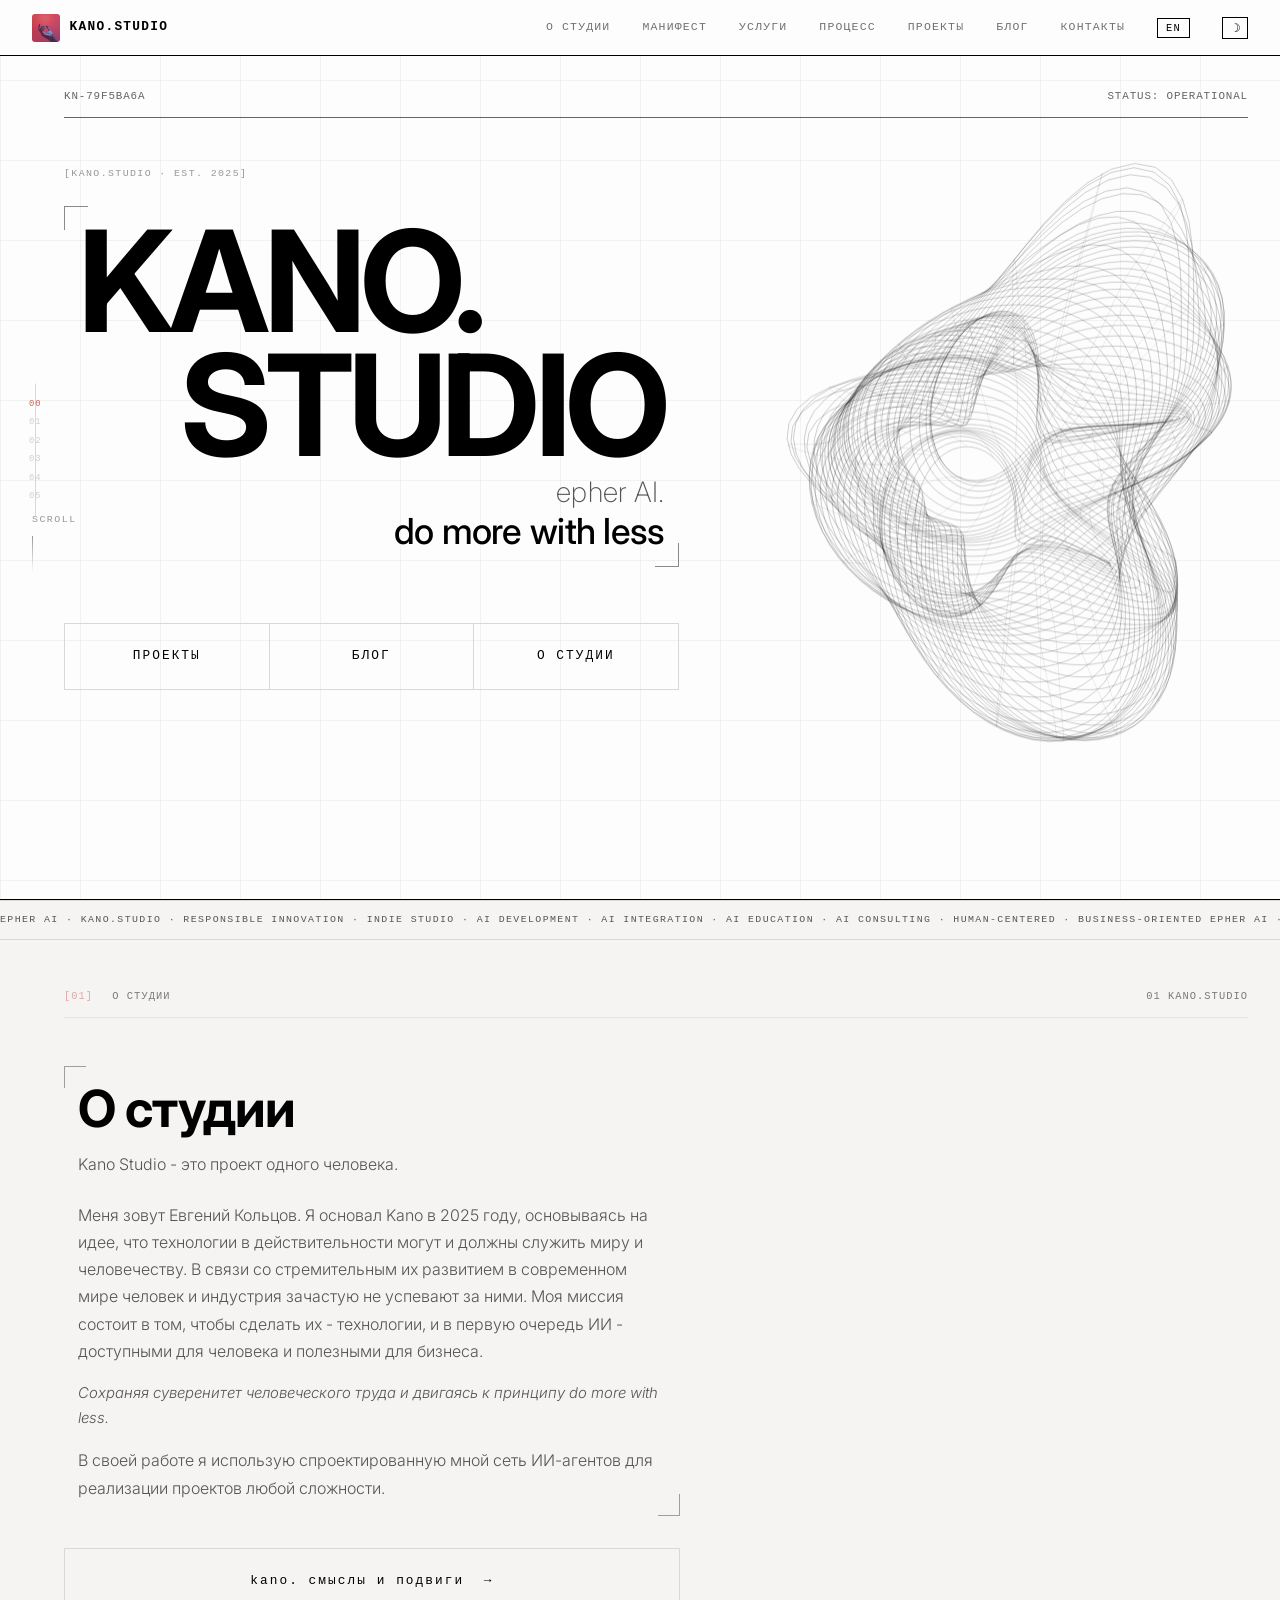
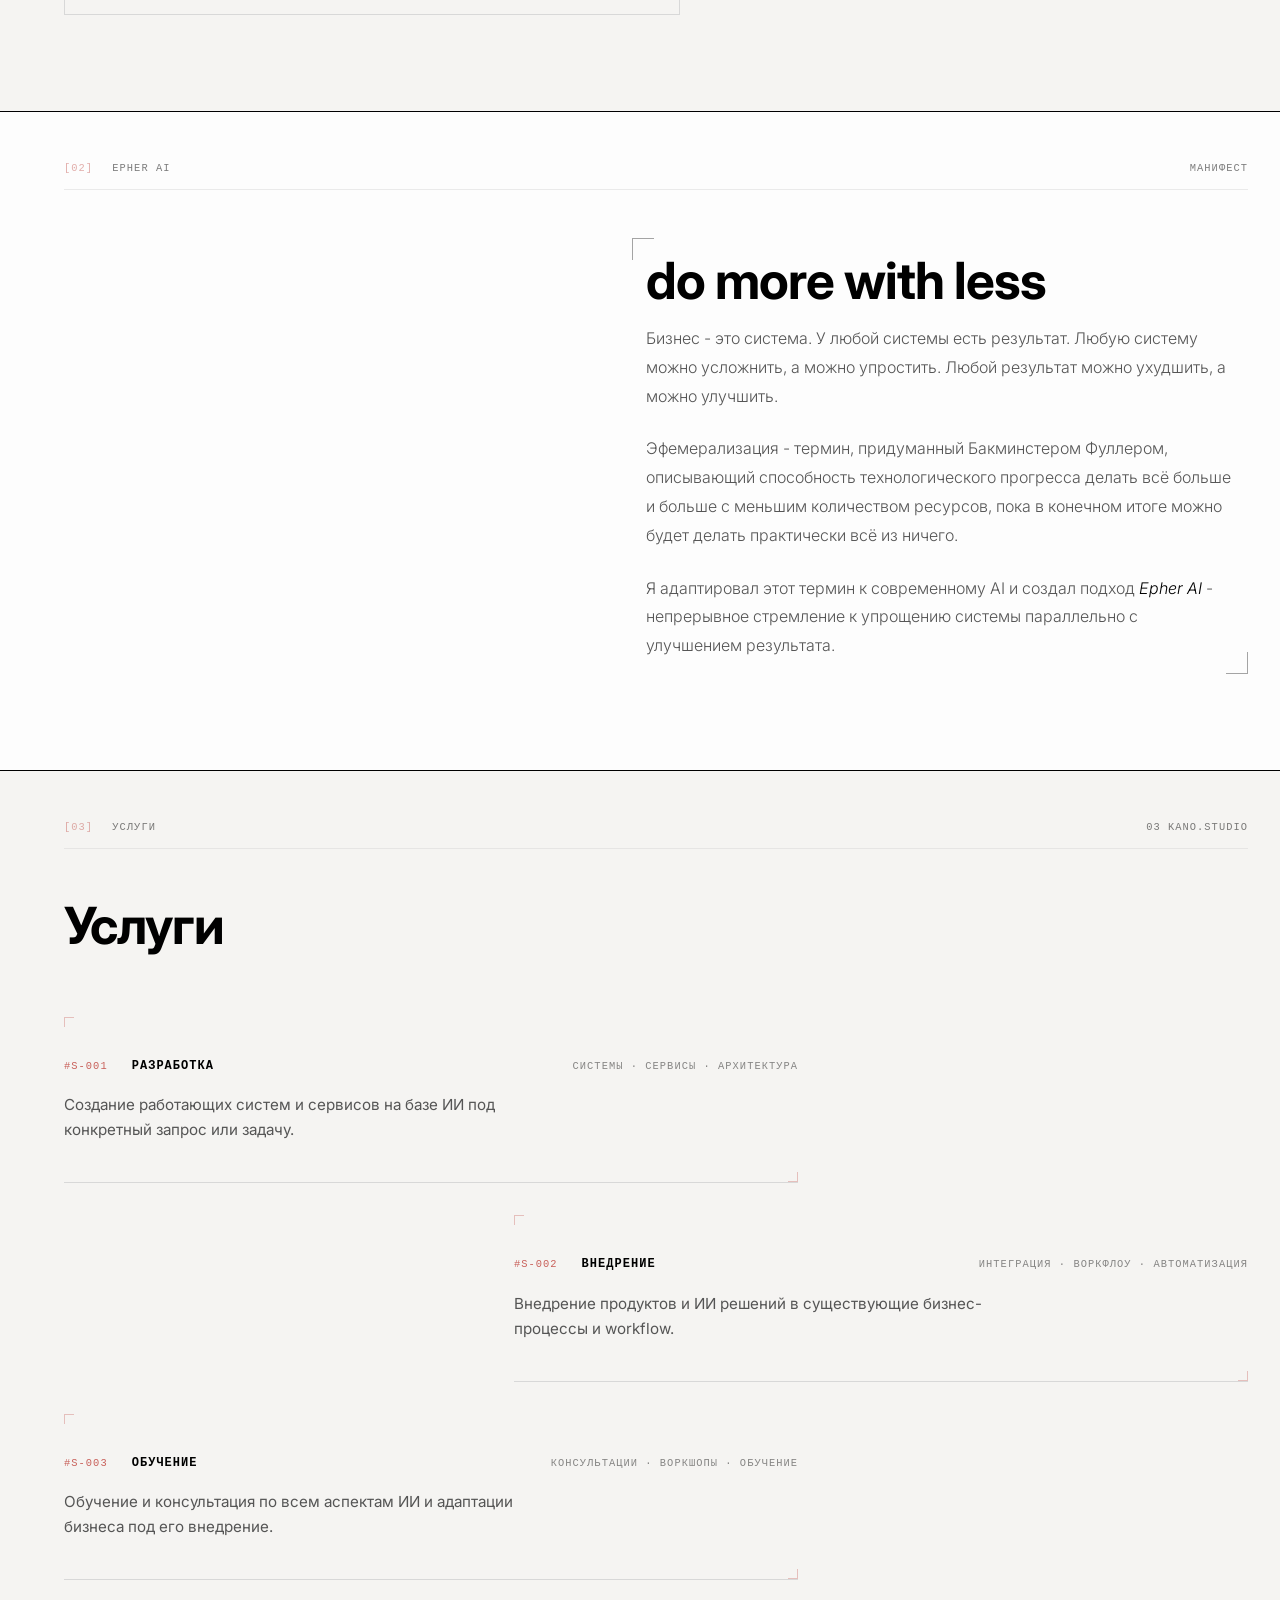
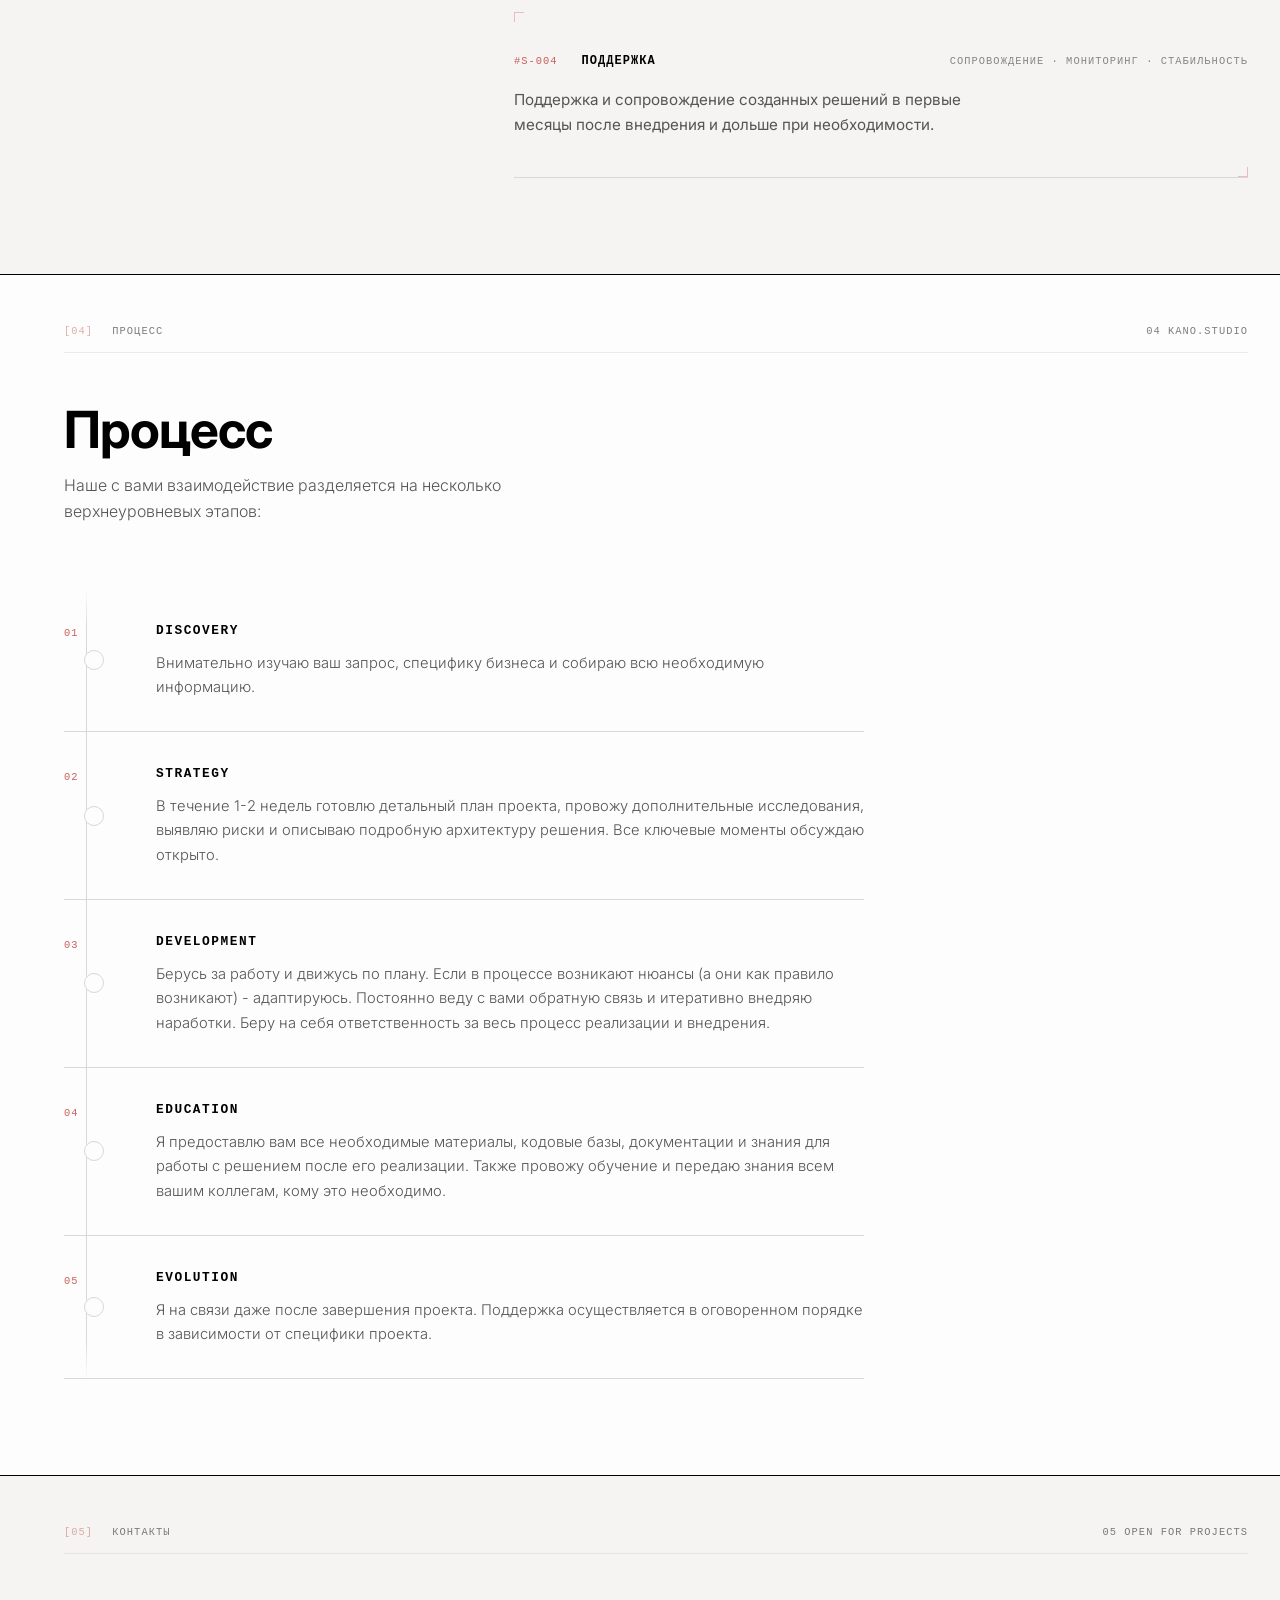
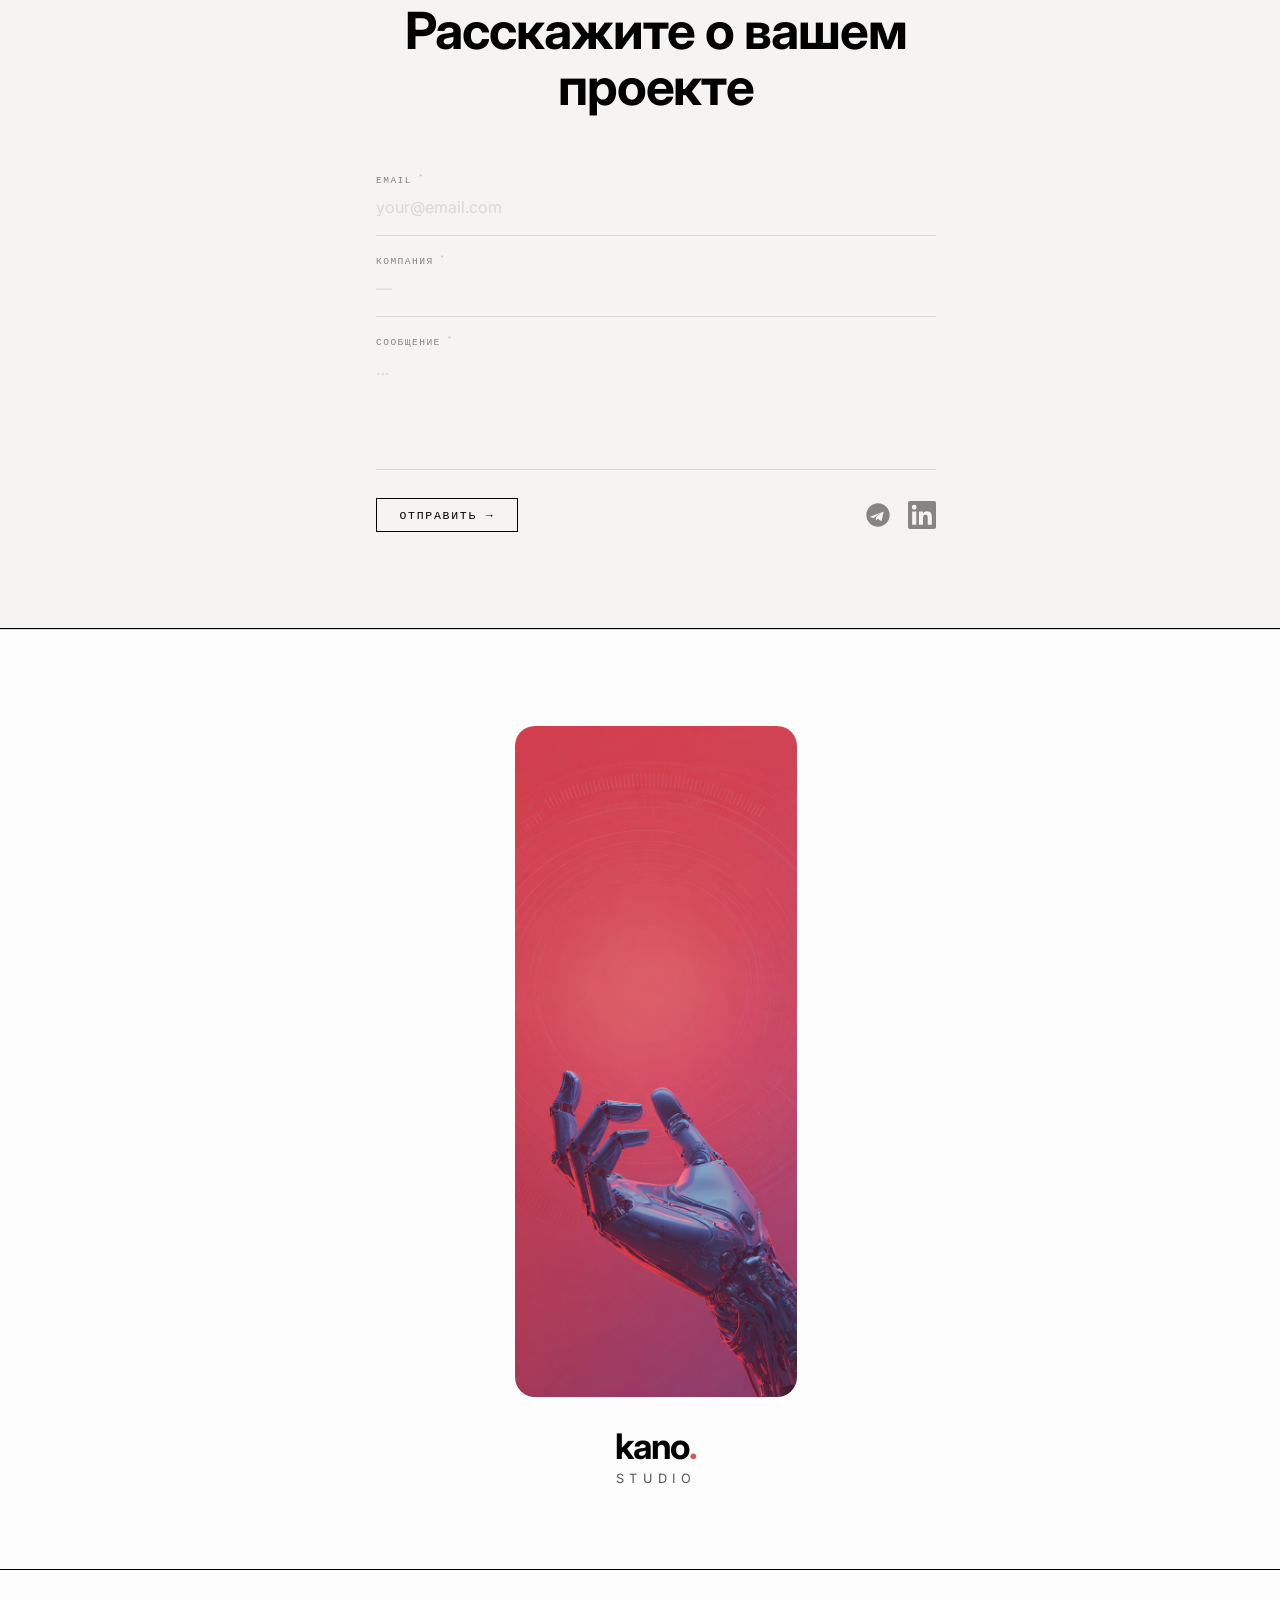
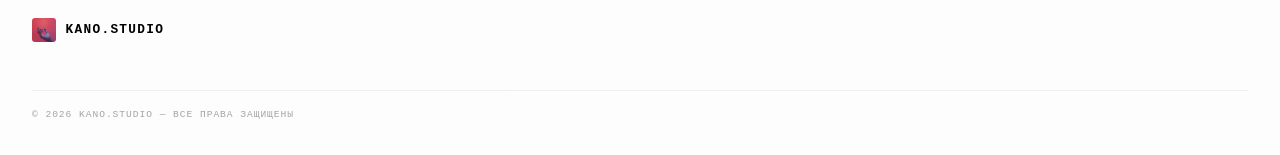
<file: index.html>
<!DOCTYPE html>
<html lang="ru">
<head>
    <meta charset="UTF-8">
    <meta name="viewport" content="width=device-width, initial-scale=1.0">
    <title>KANO.STUDIO - AI Agency</title>
    <link rel="preconnect" href="https://fonts.googleapis.com">
    <link rel="preconnect" href="https://fonts.gstatic.com" crossorigin>
    <link href="https://fonts.googleapis.com/css2?family=Inter:wght@300;400;500;700&family=Playfair+Display:ital,wght@0,400;0,500;1,400&family=Golos+Text:wght@400;500;700&family=Martian+Mono:wght@300;400;500&family=PT+Root+UI:wght@300;400;500;700&display=swap" rel="stylesheet">
    <link rel="icon" type="image/png" href="public/hand.png">
    <link rel="canonical" href="https://kanostudio.org/">
    <link rel="sitemap" type="application/xml" href="/sitemap.xml">
    <meta name="description" content="Kano Studio — indie AI studio. Разработка, внедрение и обучение AI решений для бизнеса. Epher AI подход: do more with less.">
    <link rel="stylesheet" href="kano.css">
</head>
<body>

    <div class="grid-overlay"></div>

    <!-- Fixed side nav indicator -->
    <nav class="side-nav" id="sideNav" aria-hidden="true">
        <a href="#hero"     class="sn-item active" data-section="hero">00</a>
        <a href="#about"    class="sn-item" data-section="about">01</a>
        <a href="#epher"    class="sn-item" data-section="epher">02</a>
        <a href="#services" class="sn-item" data-section="services">03</a>
        <a href="#process"  class="sn-item" data-section="process">04</a>
        <a href="#contact"  class="sn-item" data-section="contact">05</a>
    </nav>

    <!-- ═══ HEADER ══════════════════════════════════════════════════════════ -->
    <header class="main-header">
        <a href="#" class="logo">
            <img src="public/hand.png" alt="Kano" class="logo-hand">
            <span>KANO.STUDIO</span>
        </a>
        <nav class="main-nav">
            <a href="#about"        data-i18n="nav_about"></a>
            <a href="#epher"        data-i18n="nav_epher"></a>
            <a href="#services"     data-i18n="nav_services"></a>
            <a href="#process"      data-i18n="nav_process"></a>
            <a href="projects.html" data-i18n="nav_portfolio"></a>
            <a href="blog.html"     data-i18n="nav_blog"></a>
            <a href="#contact"      data-i18n="nav_contact"></a>
            <button class="lang-btn" id="langToggle">EN</button>
            <button class="theme-btn" id="themeToggle" aria-label="Toggle theme">☽</button>
        </nav>
        <button class="burger" id="burger" aria-label="Menu">
            <span></span><span></span>
        </button>
    </header>

    <!-- Mobile nav -->
    <div class="mobile-nav" id="mobileNav">
        <a href="#about"        data-i18n="nav_about"    onclick="closeMobile()"></a>
        <a href="#epher"        data-i18n="nav_epher"    onclick="closeMobile()"></a>
        <a href="#services"     data-i18n="nav_services" onclick="closeMobile()"></a>
        <a href="#process"      data-i18n="nav_process"  onclick="closeMobile()"></a>
        <a href="projects.html" data-i18n="nav_portfolio" onclick="closeMobile()"></a>
        <a href="blog.html"     data-i18n="nav_blog"     onclick="closeMobile()"></a>
        <a href="#contact"      data-i18n="nav_contact"  onclick="closeMobile()"></a>
    </div>

    <main>

        <!-- ═══ HERO ═════════════════════════════════════════════════════════ -->
        <section id="hero">
            <canvas id="heroCanvas" aria-hidden="true"></canvas>
            <div class="hero-content">
            <div class="status-line">
                <span id="session-id">INIT_SESSION...</span>
                <span>STATUS: OPERATIONAL</span>
            </div>

            <div class="hero-tag">[KANO.STUDIO · EST. 2025]</div>

            <div class="hero-group">
                <div class="hero-title-block">
                    <h1>kano.<br><span class="indent">STUDIO</span></h1>
                    <p class="hero-sub">epher AI.</p>
                    <p class="hero-sub hero-sub--second">do more with less</p>
                </div>
                <div class="hero-links">
                    <a href="projects.html" class="hero-link" data-i18n="nav_portfolio"></a>
                    <a href="blog.html"     class="hero-link" data-i18n="nav_blog"></a>
                    <a href="#about"        class="hero-link" data-i18n="nav_about"></a>
                </div>
            </div>

            <div class="scroll-hint">
                <span data-i18n="scroll"></span>
                <div class="scroll-line"></div>
            </div>
            </div><!-- /hero-content -->
        </section>

        <!-- Ticker separator -->
        <div class="ticker" aria-hidden="true">
            <div class="ticker-track">
                <span>EPHER AI · KANO.STUDIO · RESPONSIBLE INNOVATION · INDIE STUDIO · AI DEVELOPMENT · AI INTEGRATION · AI EDUCATION · AI CONSULTING · HUMAN-CENTERED · BUSINESS-ORIENTED&nbsp;</span>
                <span>EPHER AI · KANO.STUDIO · RESPONSIBLE INNOVATION · INDIE STUDIO · AI DEVELOPMENT · AI INTEGRATION · AI EDUCATION · AI CONSULTING · HUMAN-CENTERED · BUSINESS-ORIENTED&nbsp;</span>
            </div>
        </div>

        <!-- ═══ ABOUT ══════════════════════════════════════════════════════════ -->
        <section id="about" class="content-section alt-bg">
            <div class="section-meta">
                <span class="section-label">[01]</span>
                <span class="section-name" data-i18n="nav_about"></span>
                <span class="section-count">01 KANO.STUDIO</span>
            </div>
            <div class="about-wrap">
                <div class="corner-block about-corner">
                    <h2 class="section-title" data-i18n="about_title"></h2>
                    <p class="section-subtitle" data-i18n="about_desc1"></p>
                    <p class="about-body-text" data-i18n="about_desc2"></p>
                    <p class="about-quote" data-i18n="about_quote"></p>
                    <p class="about-body-text" data-i18n="about_desc3"></p>
                </div>
                <a href="posts/kano-smysly-i-podvigi.html" class="about-blog-link">kano. смыслы и подвиги &nbsp;→</a>
            </div>
        </section>

        <!-- ═══ EPHER AI ═══════════════════════════════════════════════════════ -->
        <section id="epher" class="content-section epher-section">
            <div class="section-meta">
                <span class="section-label">[02]</span>
                <span class="section-name" data-i18n="epher_name"></span>
                <span class="section-count" data-i18n="epher_count"></span>
            </div>

            <div class="corner-block epher-corner">
                <h2 class="section-title epher-title" data-i18n="epher_title"></h2>

                <div class="epher-body">
                    <p data-i18n="epher_p1"></p>
                    <p data-i18n="epher_p2"></p>
                    <p data-i18n="epher_p3"></p>
                </div>
            </div>
        </section>

        <!-- ═══ SERVICES ══════════════════════════════════════════════════════ -->
        <section id="services" class="content-section alt-bg">
            <div class="section-meta">
                <span class="section-label">[03]</span>
                <span class="section-name" data-i18n="nav_services"></span>
                <span class="section-count">03 KANO.STUDIO</span>
            </div>

            <h2 class="section-title" data-i18n="srv_title"></h2>
            <p class="section-subtitle" data-i18n="srv_sub"></p>

            <div class="service-list">

                <article class="service-item crop-mark">
                    <div class="srv-meta">
                        <span class="srv-id">#S-001</span>
                        <span class="srv-name" data-i18n="srv1_title"></span>
                        <span class="srv-tags">СИСТЕМЫ · СЕРВИСЫ · АРХИТЕКТУРА</span>
                    </div>
                    <p class="srv-desc" data-i18n="srv1_desc"></p>
                </article>

                <article class="service-item indent-right crop-mark">
                    <div class="srv-meta">
                        <span class="srv-id">#S-002</span>
                        <span class="srv-name" data-i18n="srv2_title"></span>
                        <span class="srv-tags">ИНТЕГРАЦИЯ · ВОРКФЛОУ · АВТОМАТИЗАЦИЯ</span>
                    </div>
                    <p class="srv-desc" data-i18n="srv2_desc"></p>
                </article>

                <article class="service-item crop-mark">
                    <div class="srv-meta">
                        <span class="srv-id">#S-003</span>
                        <span class="srv-name" data-i18n="srv3_title"></span>
                        <span class="srv-tags">КОНСУЛЬТАЦИИ · ВОРКШОПЫ · ОБУЧЕНИЕ</span>
                    </div>
                    <p class="srv-desc" data-i18n="srv3_desc"></p>
                </article>

                <article class="service-item indent-right crop-mark">
                    <div class="srv-meta">
                        <span class="srv-id">#S-004</span>
                        <span class="srv-name" data-i18n="srv4_title"></span>
                        <span class="srv-tags">СОПРОВОЖДЕНИЕ · МОНИТОРИНГ · СТАБИЛЬНОСТЬ</span>
                    </div>
                    <p class="srv-desc" data-i18n="srv4_desc"></p>
                </article>

            </div>
        </section>

        <!-- ═══ PROCESS ═══════════════════════════════════════════════════════ -->
        <section id="process" class="content-section grid-bg">
            <div class="section-meta">
                <span class="section-label">[04]</span>
                <span class="section-name" data-i18n="nav_process"></span>
                <span class="section-count">04 KANO.STUDIO</span>
            </div>

            <h2 class="section-title" data-i18n="proc_title"></h2>
            <p class="section-subtitle" data-i18n="proc_sub"></p>

            <div class="process-list">

                <div class="proc-item">
                    <span class="proc-num">01</span>
                    <div class="proc-body">
                        <h3 data-i18n="proc1_title"></h3>
                        <p data-i18n="proc1_desc"></p>
                    </div>
                </div>

                <div class="proc-item">
                    <span class="proc-num">02</span>
                    <div class="proc-body">
                        <h3 data-i18n="proc2_title"></h3>
                        <p data-i18n="proc2_desc"></p>
                    </div>
                </div>

                <div class="proc-item">
                    <span class="proc-num">03</span>
                    <div class="proc-body">
                        <h3 data-i18n="proc3_title"></h3>
                        <p data-i18n="proc3_desc"></p>
                    </div>
                </div>

                <div class="proc-item">
                    <span class="proc-num">04</span>
                    <div class="proc-body">
                        <h3 data-i18n="proc4_title"></h3>
                        <p data-i18n="proc4_desc"></p>
                    </div>
                </div>

                <div class="proc-item">
                    <span class="proc-num">05</span>
                    <div class="proc-body">
                        <h3 data-i18n="proc5_title"></h3>
                        <p data-i18n="proc5_desc"></p>
                    </div>
                </div>

            </div>
        </section>

        <!-- ═══ CONTACT ════════════════════════════════════════════════════════ -->
        <section id="contact" class="content-section alt-bg">
            <div class="section-meta">
                <span class="section-label">[05]</span>
                <span class="section-name" data-i18n="nav_contact"></span>
                <span class="section-count">05 OPEN FOR PROJECTS</span>
            </div>

            <div class="contact-center">
                <h2 class="section-title" data-i18n="contact_title"></h2>

                <form class="contact-form" id="contactForm" onsubmit="handleSubmit(event)">
                    <div class="form-field">
                        <label data-i18n="form_email"></label>
                        <input type="email" placeholder="your@email.com" required id="emailInput">
                    </div>
                    <div class="form-field">
                        <label data-i18n="form_company"></label>
                        <input type="text" placeholder="—" id="companyInput" required>
                    </div>
                    <div class="form-field">
                        <label data-i18n="form_msg"></label>
                        <textarea rows="4" placeholder="…" id="messageInput" required></textarea>
                    </div>
                    <div class="form-footer">
                        <button type="submit" class="submit-btn" id="submitBtn">
                            <span data-i18n="form_send"></span>
                        </button>
                        <div class="social-links">
                            <a href="https://t.me/eugenekoltsov" target="_blank" rel="noopener" class="tg-link" aria-label="Telegram">
                                <svg width="28" height="28" viewBox="0 0 24 24" fill="none" xmlns="http://www.w3.org/2000/svg">
                                    <path d="M12 2C6.477 2 2 6.477 2 12s4.477 10 10 10 10-4.477 10-10S17.523 2 12 2zm4.93 6.708-1.67 7.87c-.125.558-.453.694-.918.432l-2.54-1.873-1.226 1.18c-.135.135-.249.249-.511.249l.183-2.588 4.712-4.254c.205-.183-.044-.284-.317-.101L8.15 14.81l-2.5-.78c-.543-.17-.554-.543.114-.803l9.73-3.752c.452-.163.848.1.436.233z" fill="currentColor"/>
                                </svg>
                            </a>
                            <a href="https://www.linkedin.com/in/eugene-koltsov-372246a1/" target="_blank" rel="noopener" class="tg-link" aria-label="LinkedIn">
                                <svg width="28" height="28" viewBox="0 0 24 24" fill="none" xmlns="http://www.w3.org/2000/svg">
                                    <path d="M20.447 20.452h-3.554v-5.569c0-1.328-.027-3.037-1.852-3.037-1.853 0-2.136 1.445-2.136 2.939v5.667H9.351V9h3.414v1.561h.046c.477-.9 1.637-1.85 3.37-1.85 3.601 0 4.267 2.37 4.267 5.455v6.286zM5.337 7.433a2.062 2.062 0 01-2.063-2.065 2.064 2.064 0 112.063 2.065zm1.782 13.019H3.555V9h3.564v11.452zM22.225 0H1.771C.792 0 0 .774 0 1.729v20.542C0 23.227.792 24 1.771 24h20.451C23.2 24 24 23.227 24 22.271V1.729C24 .774 23.2 0 22.222 0h.003z" fill="currentColor"/>
                                </svg>
                            </a>
                        </div>
                    </div>
                </form>
            </div>
        </section>

    </main>

    <!-- ═══ CLOSING ══════════════════════════════════════════════════════════ -->
    <section class="closing">
        <div class="closing-card">
            <img src="public/hand.png" alt="Kano" class="closing-hand">
        </div>
        <div class="closing-caption">
            <span class="closing-name">kano<span>.</span></span>
            <span class="closing-sub">studio</span>
        </div>
    </section>

    <!-- ═══ FOOTER ════════════════════════════════════════════════════════════ -->
    <footer class="main-footer">
        <div class="footer-logo">
            <img src="public/hand.png" alt="Kano" class="logo-hand">
            <span>KANO.STUDIO</span>
        </div>
        <p class="footer-copy" data-i18n="footer_desc"></p>
        <div class="footer-bottom">
            <span id="footer-year"></span> KANO.STUDIO — <span data-i18n="footer_rights"></span>
        </div>
    </footer>

    <script src="kano.js"></script>
    <script src="hero-canvas.js"></script>
</body>
</html>
</file>
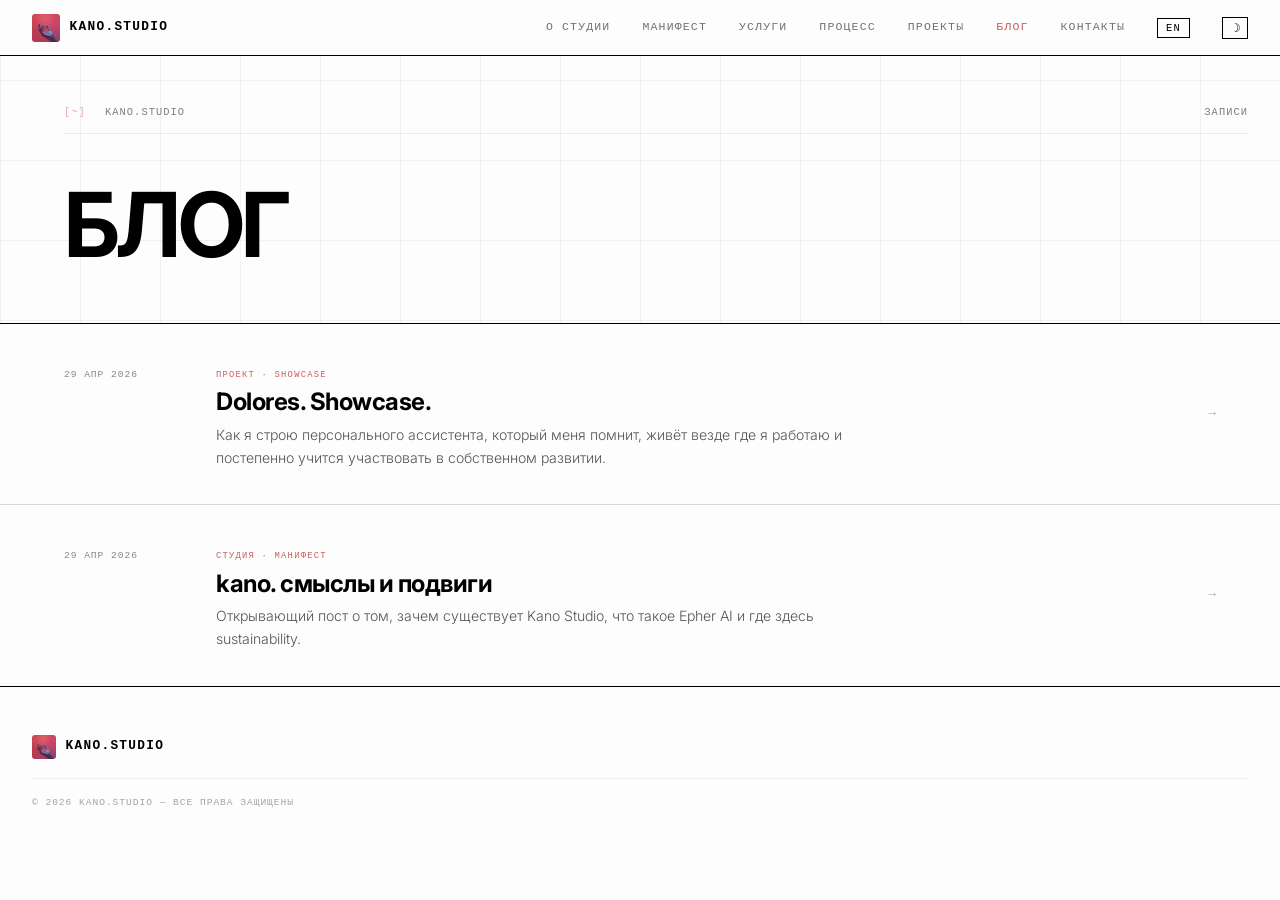
<file: blog.html>
<!DOCTYPE html>
<html lang="ru">
<head>
    <meta charset="UTF-8">
    <meta name="viewport" content="width=device-width, initial-scale=1.0">
    <title>KANO.STUDIO — Блог</title>
    <link rel="preconnect" href="https://fonts.googleapis.com">
    <link rel="preconnect" href="https://fonts.gstatic.com" crossorigin>
    <link href="https://fonts.googleapis.com/css2?family=Inter:wght@300;400;500;700&family=Martian+Mono:wght@300;400;500&display=swap" rel="stylesheet">
    <link rel="icon" type="image/png" href="public/hand.png">
    <link rel="canonical" href="https://kanostudio.org/blog.html">
    <link rel="sitemap" type="application/xml" href="/sitemap.xml">
    <meta name="description" content="Блог Kano Studio — записи о разработке AI проектов, экспериментах и философии студии.">
    <link rel="stylesheet" href="kano.css">
    <style>
        .blog-hero {
            padding: 3rem 2rem 3.5rem 4rem;
            border-bottom: 1px solid var(--ink);
            background-color: var(--bg);
            background-image:
                linear-gradient(rgba(128,128,128,0.09) 1px, transparent 1px),
                linear-gradient(90deg, rgba(128,128,128,0.09) 1px, transparent 1px);
            background-size: 80px 80px;
            background-attachment: fixed;
        }

        .blog-hero h1 {
            font-size: clamp(3rem, 7vw, 6rem);
            font-weight: 700;
            letter-spacing: -0.04em;
            line-height: 0.95;
            text-transform: uppercase;
            margin-top: 1.5rem;
        }

        /* ── Post list ─────────────────────────────────────────────────────── */
        .post-list {
            list-style: none;
            padding: 0;
            margin: 0;
        }

        .post-item {
            border-bottom: 1px solid var(--border);
            transition: background 0.18s;
        }

        .post-item:last-child {
            border-bottom: none;
        }

        .post-item a {
            display: grid;
            grid-template-columns: 120px 1fr auto;
            align-items: baseline;
            gap: 2rem;
            padding: 2.2rem 4rem;
            text-decoration: none;
            color: inherit;
        }

        .post-item:hover { background: var(--soft); }

        .post-date {
            font-family: var(--mono);
            font-size: 0.6rem;
            letter-spacing: 0.1em;
            color: var(--muted);
            opacity: 0.7;
            white-space: nowrap;
        }

        .post-info { min-width: 0; }

        .post-tag {
            display: inline-block;
            font-family: var(--mono);
            font-size: 0.55rem;
            letter-spacing: 0.14em;
            color: var(--accent);
            margin-bottom: 0.4rem;
        }

        .post-title {
            font-size: clamp(1.1rem, 2vw, 1.5rem);
            font-weight: 700;
            letter-spacing: -0.02em;
            line-height: 1.15;
            margin-bottom: 0.5rem;
        }

        .post-lead {
            font-size: 0.88rem;
            color: var(--muted);
            line-height: 1.6;
            font-weight: 300;
            max-width: 640px;
            overflow: hidden;
            display: -webkit-box;
            -webkit-line-clamp: 2;
            -webkit-box-orient: vertical;
        }

        .post-arrow {
            font-family: var(--mono);
            font-size: 0.8rem;
            opacity: 0.35;
            transition: opacity 0.18s, transform 0.18s;
            align-self: center;
        }

        .post-item:hover .post-arrow {
            opacity: 1;
            transform: translateX(4px);
        }

        @media (max-width: 640px) {
            .blog-hero { padding: 2rem 1.5rem 3rem; }
            .post-item a {
                grid-template-columns: 1fr;
                gap: 0.6rem;
                padding: 1.8rem 1.5rem;
            }
            .post-arrow { display: none; }
        }
    </style>
</head>
<body>

    <header class="main-header">
        <a href="index.html" class="logo">
            <img src="public/hand.png" alt="Kano" class="logo-hand">
            <span>KANO.STUDIO</span>
        </a>
        <nav class="main-nav">
            <a href="index.html#about"    data-i18n="nav_about">О СТУДИИ</a>
            <a href="index.html#epher"    data-i18n="nav_epher">МАНИФЕСТ</a>
            <a href="index.html#services" data-i18n="nav_services">УСЛУГИ</a>
            <a href="index.html#process"  data-i18n="nav_process">ПРОЦЕСС</a>
            <a href="projects.html"      data-i18n="nav_portfolio">ПРОЕКТЫ</a>
            <a href="blog.html"           class="nav-active" data-i18n="nav_blog">БЛОГ</a>
            <a href="index.html#contact"  data-i18n="nav_contact">КОНТАКТЫ</a>
            <button class="lang-btn" id="langToggle">EN</button>
            <button class="theme-btn" id="themeToggle" aria-label="Toggle theme">☽</button>
        </nav>
        <button class="burger" id="burger" aria-label="Menu">
            <span></span><span></span>
        </button>
    </header>

    <div class="mobile-nav" id="mobileNav">
        <a href="index.html#about"    onclick="closeMobile()">О СТУДИИ</a>
        <a href="index.html#epher"    onclick="closeMobile()">МАНИФЕСТ</a>
        <a href="index.html#services" onclick="closeMobile()">УСЛУГИ</a>
        <a href="index.html#process"  onclick="closeMobile()">ПРОЦЕСС</a>
        <a href="projects.html"      onclick="closeMobile()">ПРОЕКТЫ</a>
        <a href="blog.html"           onclick="closeMobile()">БЛОГ</a>
        <a href="index.html#contact"  onclick="closeMobile()">КОНТАКТЫ</a>
    </div>

    <main>

        <section class="blog-hero">
            <div class="section-meta">
                <span class="section-label">[~]</span>
                <span class="section-name">KANO.STUDIO</span>
                <span class="section-count">ЗАПИСИ</span>
            </div>
            <h1>Блог</h1>
        </section>

        <!-- ═══ POST LIST ════════════════════════════════════════════════════ -->
        <ul class="post-list">

            <li class="post-item">
                <a href="posts/dolores-showcase.html">
                    <span class="post-date">29 АПР 2026</span>
                    <div class="post-info">
                        <span class="post-tag">ПРОЕКТ · SHOWCASE</span>
                        <div class="post-title">Dolores. Showcase.</div>
                        <p class="post-lead">Как я строю персонального ассистента, который меня помнит, живёт везде где я работаю и постепенно учится участвовать в собственном развитии.</p>
                    </div>
                    <span class="post-arrow">→</span>
                </a>
            </li>

            <li class="post-item">
                <a href="posts/kano-smysly-i-podvigi.html">
                    <span class="post-date">29 АПР 2026</span>
                    <div class="post-info">
                        <span class="post-tag">СТУДИЯ · МАНИФЕСТ</span>
                        <div class="post-title">kano. смыслы и подвиги</div>
                        <p class="post-lead">Открывающий пост о том, зачем существует Kano Studio, что такое Epher AI и где здесь sustainability.</p>
                    </div>
                    <span class="post-arrow">→</span>
                </a>
            </li>

        </ul>

    </main>

    <footer class="main-footer">
        <div class="footer-logo">
            <img src="public/hand.png" alt="Kano" class="logo-hand">
            <span>KANO.STUDIO</span>
        </div>
        <div class="footer-bottom">
            <span id="footer-year"></span> KANO.STUDIO — <span data-i18n="footer_rights">ВСЕ ПРАВА ЗАЩИЩЕНЫ</span>
        </div>
    </footer>

    <script src="kano.js"></script>
</body>
</html>
</file>
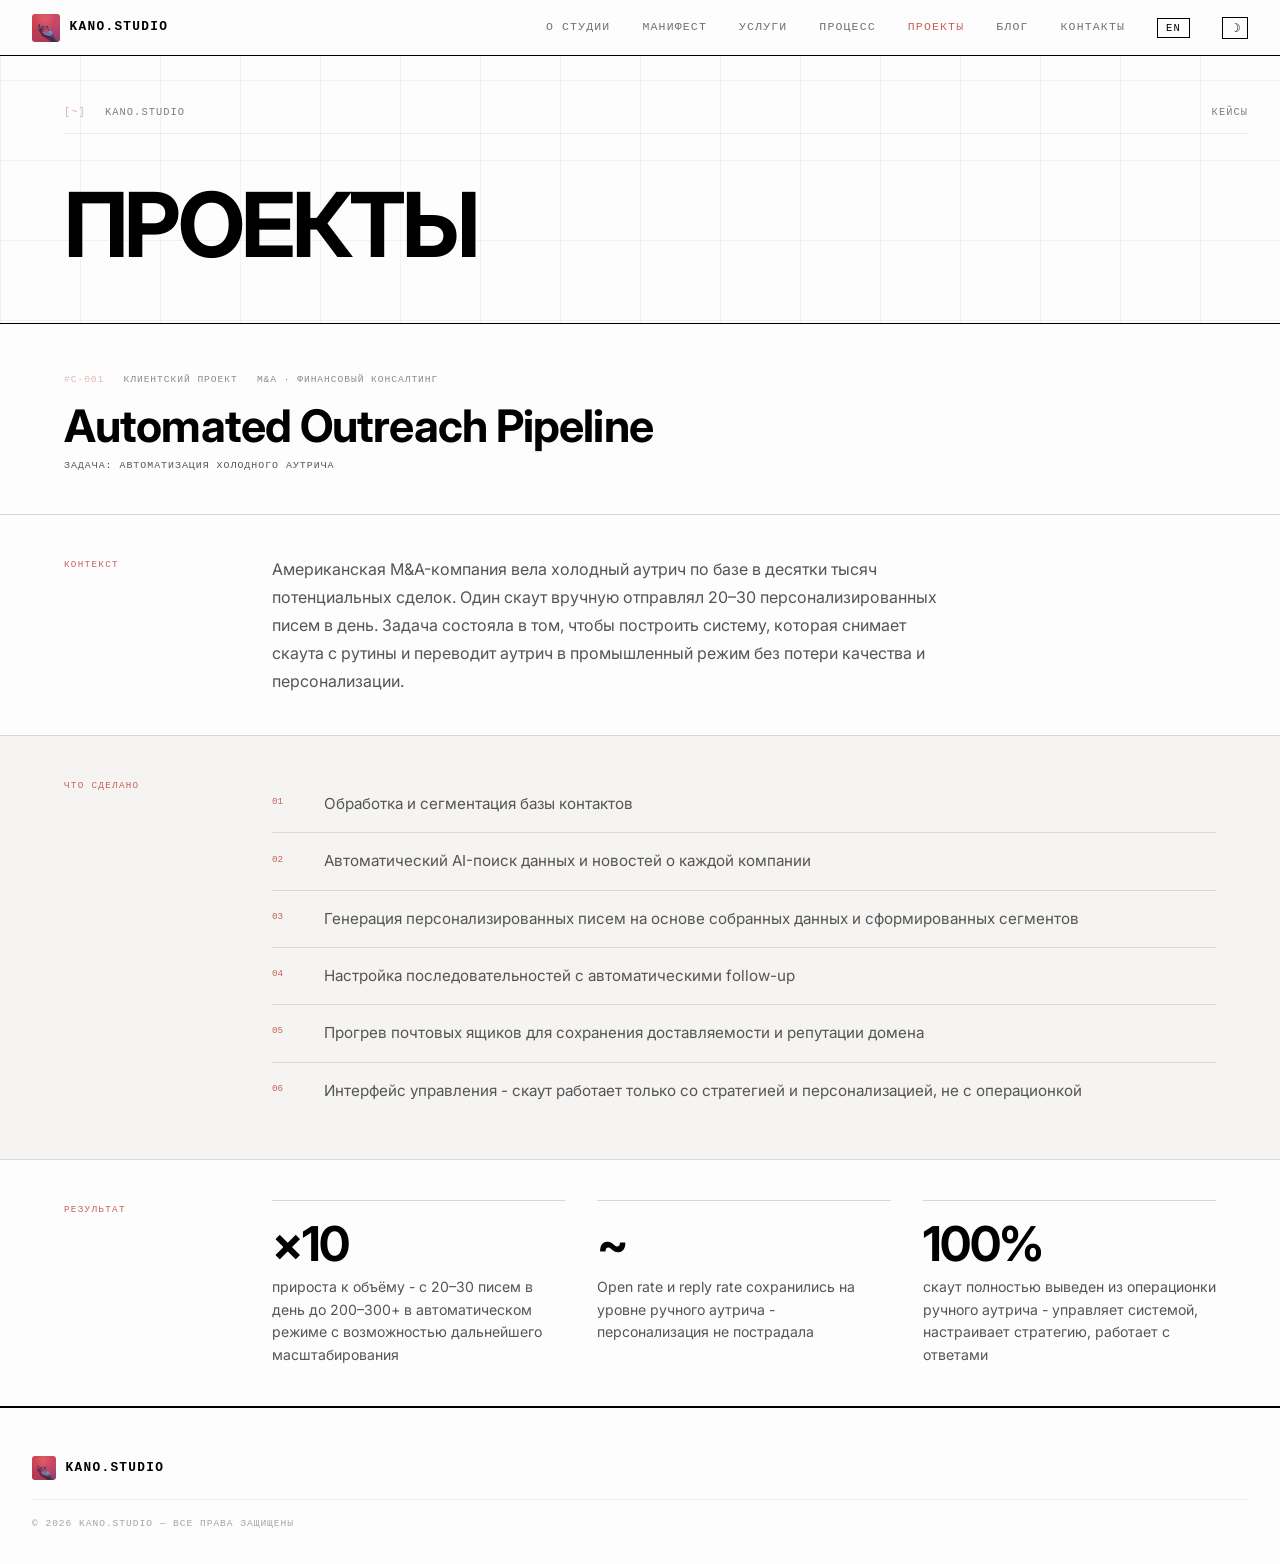
<file: portfolio.html>
<!DOCTYPE html>
<html lang="ru">
<head>
    <meta charset="UTF-8">
    <meta name="viewport" content="width=device-width, initial-scale=1.0">
    <title>KANO.STUDIO — Проекты</title>
    <link rel="preconnect" href="https://fonts.googleapis.com">
    <link rel="preconnect" href="https://fonts.gstatic.com" crossorigin>
    <link href="https://fonts.googleapis.com/css2?family=Inter:wght@300;400;500;700&family=Martian+Mono:wght@300;400;500&display=swap" rel="stylesheet">
    <link rel="icon" type="image/png" href="public/hand.png">
    <link rel="stylesheet" href="kano.css">
    <style>
        .pf-hero {
            padding: 3rem 2rem 3.5rem 4rem;
            border-bottom: 1px solid var(--ink);
            background-color: var(--bg);
            background-image:
                linear-gradient(rgba(128,128,128,0.09) 1px, transparent 1px),
                linear-gradient(90deg, rgba(128,128,128,0.09) 1px, transparent 1px);
            background-size: 80px 80px;
            background-attachment: fixed;
        }

        .pf-hero h1 {
            font-size: clamp(3rem, 7vw, 6rem);
            font-weight: 700;
            letter-spacing: -0.04em;
            line-height: 0.95;
            text-transform: uppercase;
            margin-top: 1.5rem;
        }

        /* ── Case article ───────────────────────────────────────────────────── */
        .case-article {
            border-bottom: 1px solid var(--ink);
        }

        /* Header row */
        .case-header {
            display: flex;
            align-items: flex-start;
            justify-content: space-between;
            gap: 2rem;
            padding: 3rem 4rem 2.5rem;
            border-bottom: 1px solid var(--border);
        }

        .case-meta {
            display: flex;
            gap: 1.2rem;
            font-family: var(--mono);
            font-size: 0.6rem;
            letter-spacing: 0.1em;
            opacity: 0.45;
            margin-bottom: 1rem;
        }

        .case-num { color: var(--accent); opacity: 1; }

        .case-title {
            font-size: clamp(1.6rem, 3.5vw, 2.8rem);
            font-weight: 700;
            letter-spacing: -0.02em;
            line-height: 1.05;
            margin-bottom: 0.5rem;
        }

        .case-task {
            font-family: var(--mono);
            font-size: 0.62rem;
            letter-spacing: 0.1em;
            color: var(--muted);
        }

        .case-stat-hero {
            text-align: right;
            flex-shrink: 0;
        }

        .case-stat-hero .stat-num {
            font-size: clamp(3.5rem, 7vw, 6rem);
            font-weight: 700;
            letter-spacing: -0.04em;
            line-height: 0.9;
            color: var(--ink);
        }

        .case-stat-hero .stat-label {
            font-family: var(--mono);
            font-size: 0.58rem;
            letter-spacing: 0.1em;
            color: var(--muted);
            margin-top: 0.5rem;
        }

        /* Context */
        .case-context {
            padding: 2.5rem 4rem;
            border-bottom: 1px solid var(--border);
            display: grid;
            grid-template-columns: 160px 1fr;
            gap: 3rem;
            align-items: start;
        }

        .case-section-label {
            font-family: var(--mono);
            font-size: 0.58rem;
            letter-spacing: 0.14em;
            color: var(--accent);
            padding-top: 0.2rem;
        }

        .case-context p {
            font-size: 1rem;
            color: var(--muted);
            line-height: 1.75;
            max-width: 680px;
        }

        /* What was done */
        .case-steps {
            padding: 2.5rem 4rem;
            border-bottom: 1px solid var(--border);
            background-color: var(--soft);
            display: grid;
            grid-template-columns: 160px 1fr;
            gap: 3rem;
            align-items: start;
        }

        .case-steps ol {
            list-style: none;
            padding: 0;
            margin: 0;
            display: flex;
            flex-direction: column;
            gap: 0;
        }

        .case-steps ol li {
            display: grid;
            grid-template-columns: 36px 1fr;
            gap: 1rem;
            padding: 1rem 0;
            border-bottom: 1px solid var(--border);
            font-size: 0.95rem;
            color: var(--muted);
            line-height: 1.6;
        }

        .case-steps ol li:last-child { border-bottom: none; }

        .case-steps ol li .step-num {
            font-family: var(--mono);
            font-size: 0.58rem;
            color: var(--accent);
            padding-top: 0.2rem;
        }

        /* Results */
        .case-results {
            padding: 2.5rem 4rem;
            display: grid;
            grid-template-columns: 160px 1fr;
            gap: 3rem;
            align-items: start;
        }

        .results-grid {
            display: grid;
            grid-template-columns: repeat(3, 1fr);
            gap: 2rem;
        }

        .result-item {
            border-top: 1px solid var(--border);
            padding-top: 1.2rem;
        }

        .result-num {
            font-size: clamp(2rem, 4vw, 3rem);
            font-weight: 700;
            letter-spacing: -0.03em;
            line-height: 1;
            margin-bottom: 0.5rem;
        }

        .result-text {
            font-size: 0.88rem;
            color: var(--muted);
            line-height: 1.6;
        }

        @media (max-width: 900px) {
            .case-header { flex-direction: column; padding: 2rem 1.5rem; }
            .case-stat-hero { text-align: left; }
            .case-context,
            .case-steps,
            .case-results { grid-template-columns: 1fr; gap: 1rem; padding: 2rem 1.5rem; }
            .results-grid { grid-template-columns: 1fr; }
            .pf-hero { padding: 2rem 1.5rem 3rem; }
        }
    </style>
</head>
<body>

    <!-- ═══ HEADER ═══════════════════════════════════════════════════════════ -->
    <header class="main-header">
        <a href="index.html" class="logo">
            <img src="public/hand.png" alt="Kano" class="logo-hand">
            <span>KANO.STUDIO</span>
        </a>
        <nav class="main-nav">
            <a href="index.html#about"    data-i18n="nav_about">О СТУДИИ</a>
            <a href="index.html#epher"    data-i18n="nav_epher">МАНИФЕСТ</a>
            <a href="index.html#services" data-i18n="nav_services">УСЛУГИ</a>
            <a href="index.html#process"  data-i18n="nav_process">ПРОЦЕСС</a>
            <a href="portfolio.html"      class="nav-active" data-i18n="nav_portfolio">ПРОЕКТЫ</a>
            <a href="blog.html"           data-i18n="nav_blog">БЛОГ</a>
            <a href="index.html#contact"  data-i18n="nav_contact">КОНТАКТЫ</a>
            <button class="lang-btn" id="langToggle">EN</button>
            <button class="theme-btn" id="themeToggle" aria-label="Toggle theme">☽</button>
        </nav>
        <button class="burger" id="burger" aria-label="Menu">
            <span></span><span></span>
        </button>
    </header>

    <!-- Mobile nav -->
    <div class="mobile-nav" id="mobileNav">
        <a href="index.html#about"    onclick="closeMobile()">О СТУДИИ</a>
        <a href="index.html#epher"    onclick="closeMobile()">МАНИФЕСТ</a>
        <a href="index.html#services" onclick="closeMobile()">УСЛУГИ</a>
        <a href="index.html#process"  onclick="closeMobile()">ПРОЦЕСС</a>
        <a href="portfolio.html"      onclick="closeMobile()">ПРОЕКТЫ</a>
        <a href="blog.html"           onclick="closeMobile()">БЛОГ</a>
        <a href="index.html#contact"  onclick="closeMobile()">КОНТАКТЫ</a>
    </div>

    <main>

        <!-- ═══ HERO ═══════════════════════════════════════════════════════════ -->
        <section class="pf-hero">
            <div class="section-meta">
                <span class="section-label">[~]</span>
                <span class="section-name">KANO.STUDIO</span>
                <span class="section-count">КЕЙСЫ</span>
            </div>
            <h1>Проекты</h1>
        </section>

        <!-- ═══ CASE 01 ════════════════════════════════════════════════════════ -->
        <article class="case-article">

            <div class="case-header">
                <div class="case-header-left">
                    <div class="case-meta">
                        <span class="case-num">#C-001</span>
                        <span>КЛИЕНТСКИЙ ПРОЕКТ</span>
                        <span>M&A · ФИНАНСОВЫЙ КОНСАЛТИНГ</span>
                    </div>
                    <h2 class="case-title">Automated Outreach Pipeline</h2>
                    <p class="case-task">ЗАДАЧА: АВТОМАТИЗАЦИЯ ХОЛОДНОГО АУТРИЧА</p>
                </div>
            </div>

            <div class="case-context">
                <span class="case-section-label">КОНТЕКСТ</span>
                <p>Американская M&A-компания вела холодный аутрич по базе в десятки тысяч потенциальных сделок. Один скаут вручную отправлял 20–30 персонализированных писем в день. Задача состояла в том, чтобы построить систему, которая снимает скаута с рутины и переводит аутрич в промышленный режим без потери качества и персонализации.</p>
            </div>

            <div class="case-steps">
                <span class="case-section-label">ЧТО СДЕЛАНО</span>
                <ol>
                    <li><span class="step-num">01</span><span>Обработка и сегментация базы контактов</span></li>
                    <li><span class="step-num">02</span><span>Автоматический AI-поиск данных и новостей о каждой компании</span></li>
                    <li><span class="step-num">03</span><span>Генерация персонализированных писем на основе собранных данных и сформированных сегментов</span></li>
                    <li><span class="step-num">04</span><span>Настройка последовательностей с автоматическими follow-up</span></li>
                    <li><span class="step-num">05</span><span>Прогрев почтовых ящиков для сохранения доставляемости и репутации домена</span></li>
                    <li><span class="step-num">06</span><span>Интерфейс управления - скаут работает только со стратегией и персонализацией, не с операционкой</span></li>
                </ol>
            </div>

            <div class="case-results">
                <span class="case-section-label">РЕЗУЛЬТАТ</span>
                <div class="results-grid">
                    <div class="result-item">
                        <div class="result-num">×10</div>
                        <p class="result-text">прироста к объёму - с 20–30 писем в день до 200–300+ в автоматическом режиме с возможностью дальнейшего масштабирования</p>
                    </div>
                    <div class="result-item">
                        <div class="result-num">~</div>
                        <p class="result-text">Open rate и reply rate сохранились на уровне ручного аутрича - персонализация не пострадала</p>
                    </div>
                    <div class="result-item">
                        <div class="result-num">100%</div>
                        <p class="result-text">скаут полностью выведен из операционки ручного аутрича - управляет системой, настраивает стратегию, работает с ответами</p>
                    </div>
                </div>
            </div>

        </article>

    </main>

    <!-- ═══ FOOTER ════════════════════════════════════════════════════════════ -->
    <footer class="main-footer">
        <div class="footer-logo">
            <img src="public/hand.png" alt="Kano" class="logo-hand">
            <span>KANO.STUDIO</span>
        </div>
        <div class="footer-bottom">
            <span id="footer-year"></span> KANO.STUDIO — <span data-i18n="footer_rights">ВСЕ ПРАВА ЗАЩИЩЕНЫ</span>
        </div>
    </footer>

    <script src="kano.js"></script>
</body>
</html>
</file>
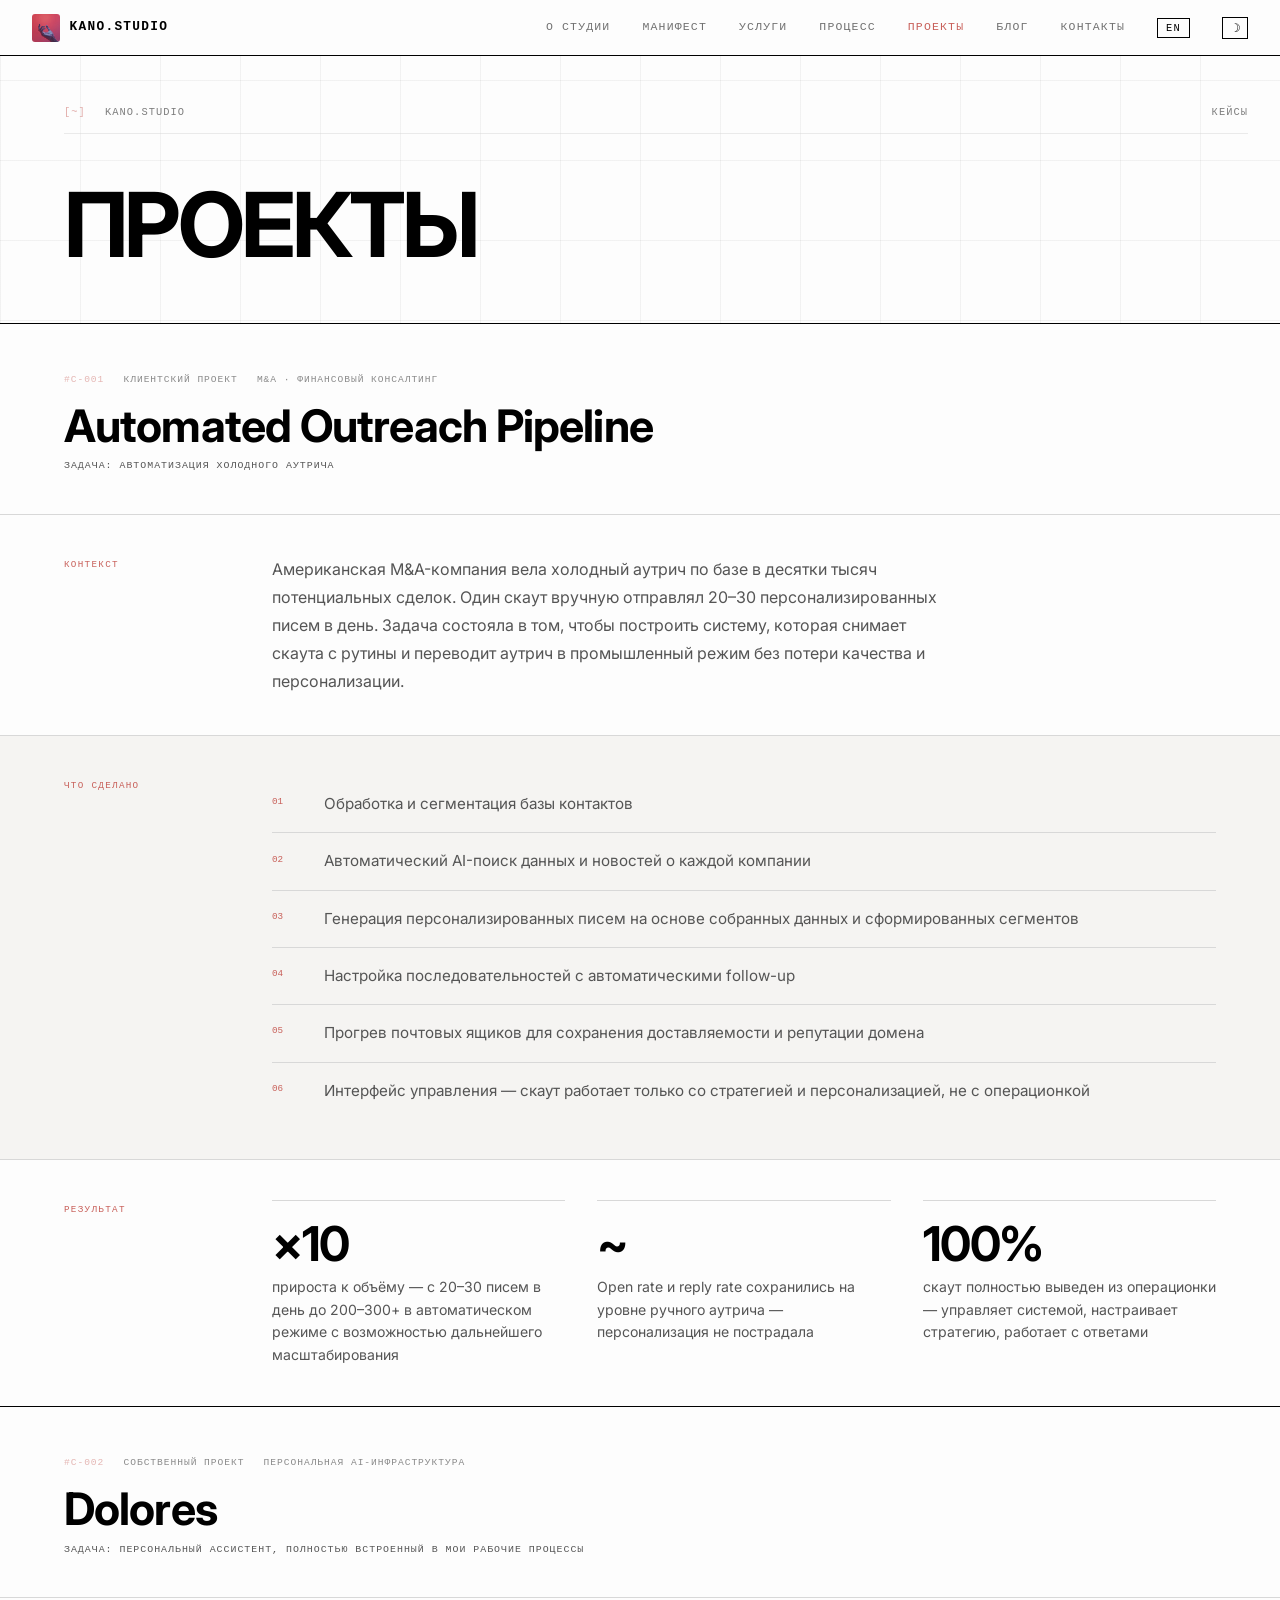
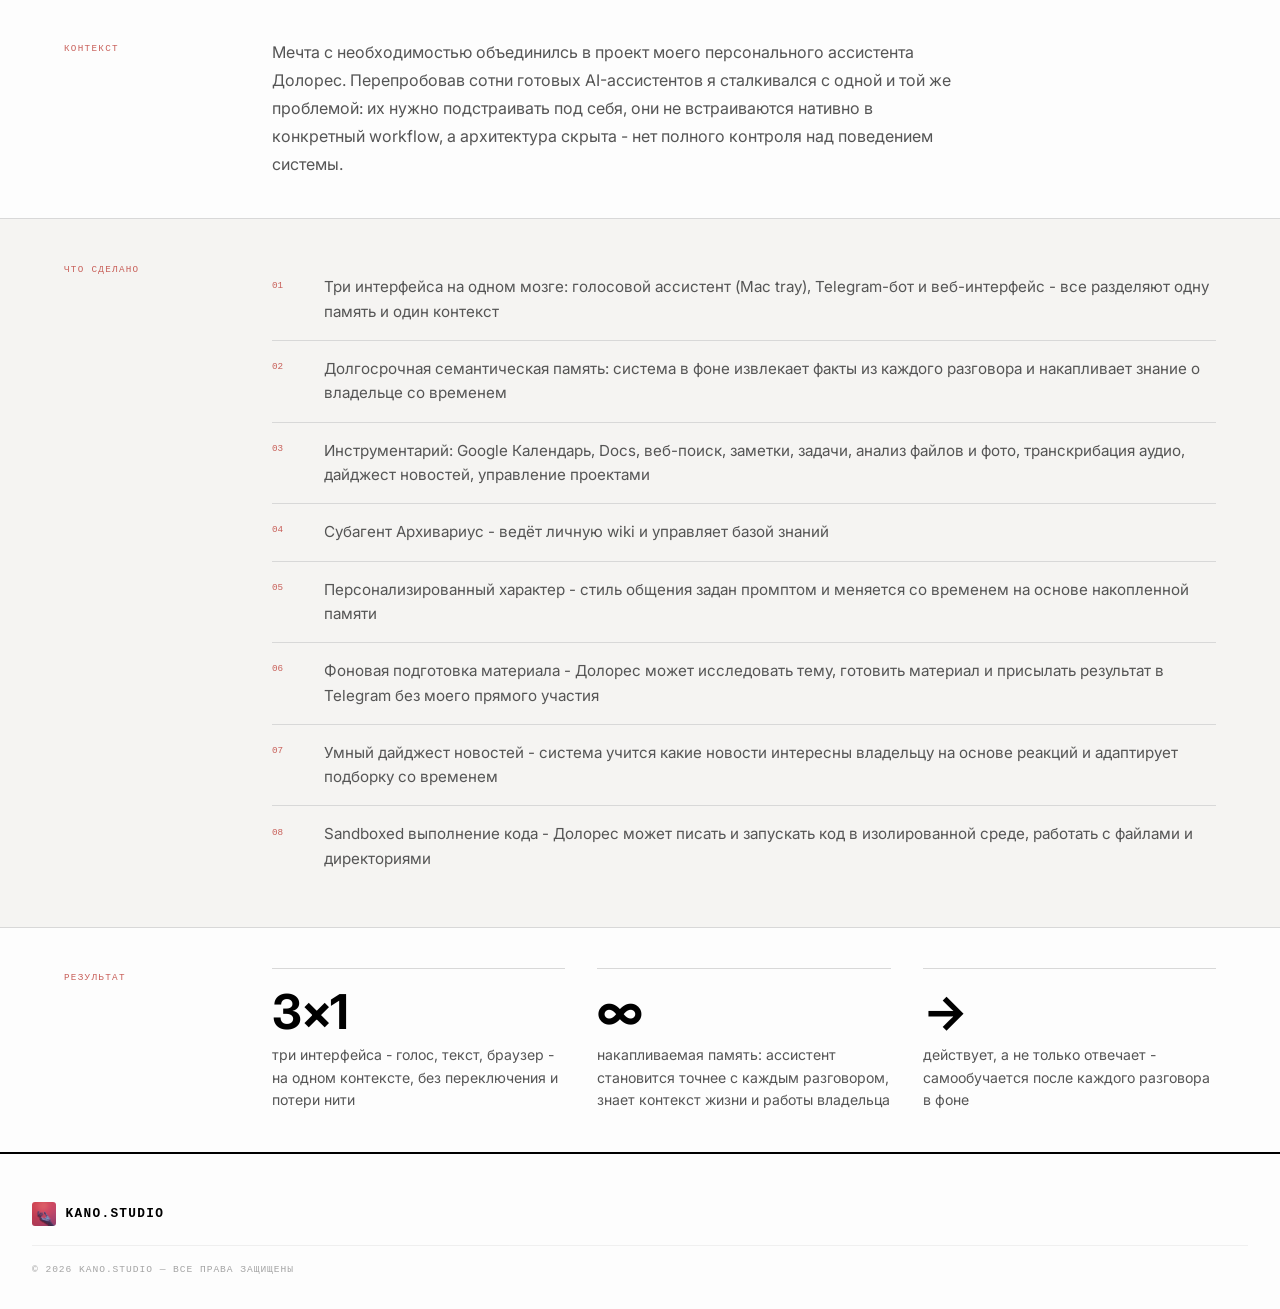
<file: projects.html>
<!DOCTYPE html>
<html lang="ru">
<head>
    <meta charset="UTF-8">
    <meta name="viewport" content="width=device-width, initial-scale=1.0">
    <title>KANO.STUDIO — Проекты</title>
    <link rel="preconnect" href="https://fonts.googleapis.com">
    <link rel="preconnect" href="https://fonts.gstatic.com" crossorigin>
    <link href="https://fonts.googleapis.com/css2?family=Inter:wght@300;400;500;700&family=Martian+Mono:wght@300;400;500&display=swap" rel="stylesheet">
    <link rel="icon" type="image/png" href="public/hand.png">
    <link rel="canonical" href="https://kanostudio.org/projects.html">
    <link rel="sitemap" type="application/xml" href="/sitemap.xml">
    <meta name="description" content="Проекты Kano Studio — кейсы по разработке и внедрению AI решений для бизнеса.">
    <link rel="stylesheet" href="kano.css">
    <style>
        .pf-hero {
            padding: 3rem 2rem 3.5rem 4rem;
            border-bottom: 1px solid var(--ink);
            background-color: var(--bg);
            background-image:
                linear-gradient(rgba(128,128,128,0.09) 1px, transparent 1px),
                linear-gradient(90deg, rgba(128,128,128,0.09) 1px, transparent 1px);
            background-size: 80px 80px;
            background-attachment: fixed;
        }

        .pf-hero h1 {
            font-size: clamp(3rem, 7vw, 6rem);
            font-weight: 700;
            letter-spacing: -0.04em;
            line-height: 0.95;
            text-transform: uppercase;
            margin-top: 1.5rem;
        }

        /* ── Case article ───────────────────────────────────────────────────── */
        .case-article {
            border-bottom: 1px solid var(--ink);
        }

        /* Header row */
        .case-header {
            display: flex;
            align-items: flex-start;
            justify-content: space-between;
            gap: 2rem;
            padding: 3rem 4rem 2.5rem;
            border-bottom: 1px solid var(--border);
        }

        .case-meta {
            display: flex;
            gap: 1.2rem;
            font-family: var(--mono);
            font-size: 0.6rem;
            letter-spacing: 0.1em;
            opacity: 0.45;
            margin-bottom: 1rem;
        }

        .case-num { color: var(--accent); opacity: 1; }

        .case-title {
            font-size: clamp(1.6rem, 3.5vw, 2.8rem);
            font-weight: 700;
            letter-spacing: -0.02em;
            line-height: 1.05;
            margin-bottom: 0.5rem;
        }

        .case-task {
            font-family: var(--mono);
            font-size: 0.62rem;
            letter-spacing: 0.1em;
            color: var(--muted);
        }

        .case-stat-hero {
            text-align: right;
            flex-shrink: 0;
        }

        .case-stat-hero .stat-num {
            font-size: clamp(3.5rem, 7vw, 6rem);
            font-weight: 700;
            letter-spacing: -0.04em;
            line-height: 0.9;
            color: var(--ink);
        }

        .case-stat-hero .stat-label {
            font-family: var(--mono);
            font-size: 0.58rem;
            letter-spacing: 0.1em;
            color: var(--muted);
            margin-top: 0.5rem;
        }

        /* Context */
        .case-context {
            padding: 2.5rem 4rem;
            border-bottom: 1px solid var(--border);
            display: grid;
            grid-template-columns: 160px 1fr;
            gap: 3rem;
            align-items: start;
        }

        .case-section-label {
            font-family: var(--mono);
            font-size: 0.58rem;
            letter-spacing: 0.14em;
            color: var(--accent);
            padding-top: 0.2rem;
        }

        .case-context p {
            font-size: 1rem;
            color: var(--muted);
            line-height: 1.75;
            max-width: 680px;
        }

        /* What was done */
        .case-steps {
            padding: 2.5rem 4rem;
            border-bottom: 1px solid var(--border);
            background-color: var(--soft);
            display: grid;
            grid-template-columns: 160px 1fr;
            gap: 3rem;
            align-items: start;
        }

        .case-steps ol {
            list-style: none;
            padding: 0;
            margin: 0;
            display: flex;
            flex-direction: column;
            gap: 0;
        }

        .case-steps ol li {
            display: grid;
            grid-template-columns: 36px 1fr;
            gap: 1rem;
            padding: 1rem 0;
            border-bottom: 1px solid var(--border);
            font-size: 0.95rem;
            color: var(--muted);
            line-height: 1.6;
        }

        .case-steps ol li:last-child { border-bottom: none; }

        .case-steps ol li .step-num {
            font-family: var(--mono);
            font-size: 0.58rem;
            color: var(--accent);
            padding-top: 0.2rem;
        }

        /* Results */
        .case-results {
            padding: 2.5rem 4rem;
            display: grid;
            grid-template-columns: 160px 1fr;
            gap: 3rem;
            align-items: start;
        }

        .results-grid {
            display: grid;
            grid-template-columns: repeat(3, 1fr);
            gap: 2rem;
        }

        .result-item {
            border-top: 1px solid var(--border);
            padding-top: 1.2rem;
        }

        .result-num {
            font-size: clamp(2rem, 4vw, 3rem);
            font-weight: 700;
            letter-spacing: -0.03em;
            line-height: 1;
            margin-bottom: 0.5rem;
        }

        .result-text {
            font-size: 0.88rem;
            color: var(--muted);
            line-height: 1.6;
        }

        @media (max-width: 900px) {
            .case-header { flex-direction: column; padding: 2rem 1.5rem; }
            .case-stat-hero { text-align: left; }
            .case-context,
            .case-steps,
            .case-results { grid-template-columns: 1fr; gap: 1rem; padding: 2rem 1.5rem; }
            .results-grid { grid-template-columns: 1fr; }
            .pf-hero { padding: 2rem 1.5rem 3rem; }
        }
    </style>
</head>
<body>

    <!-- ═══ HEADER ═══════════════════════════════════════════════════════════ -->
    <header class="main-header">
        <a href="index.html" class="logo">
            <img src="public/hand.png" alt="Kano" class="logo-hand">
            <span>KANO.STUDIO</span>
        </a>
        <nav class="main-nav">
            <a href="index.html#about"    data-i18n="nav_about">О СТУДИИ</a>
            <a href="index.html#epher"    data-i18n="nav_epher">МАНИФЕСТ</a>
            <a href="index.html#services" data-i18n="nav_services">УСЛУГИ</a>
            <a href="index.html#process"  data-i18n="nav_process">ПРОЦЕСС</a>
            <a href="projects.html"      class="nav-active" data-i18n="nav_portfolio">ПРОЕКТЫ</a>
            <a href="blog.html"           data-i18n="nav_blog">БЛОГ</a>
            <a href="index.html#contact"  data-i18n="nav_contact">КОНТАКТЫ</a>
            <button class="lang-btn" id="langToggle">EN</button>
            <button class="theme-btn" id="themeToggle" aria-label="Toggle theme">☽</button>
        </nav>
        <button class="burger" id="burger" aria-label="Menu">
            <span></span><span></span>
        </button>
    </header>

    <!-- Mobile nav -->
    <div class="mobile-nav" id="mobileNav">
        <a href="index.html#about"    onclick="closeMobile()">О СТУДИИ</a>
        <a href="index.html#epher"    onclick="closeMobile()">МАНИФЕСТ</a>
        <a href="index.html#services" onclick="closeMobile()">УСЛУГИ</a>
        <a href="index.html#process"  onclick="closeMobile()">ПРОЦЕСС</a>
        <a href="projects.html"      onclick="closeMobile()">ПРОЕКТЫ</a>
        <a href="blog.html"           onclick="closeMobile()">БЛОГ</a>
        <a href="index.html#contact"  onclick="closeMobile()">КОНТАКТЫ</a>
    </div>

    <main>

        <!-- ═══ HERO ═══════════════════════════════════════════════════════════ -->
        <section class="pf-hero">
            <div class="section-meta">
                <span class="section-label">[~]</span>
                <span class="section-name">KANO.STUDIO</span>
                <span class="section-count">КЕЙСЫ</span>
            </div>
            <h1>Проекты</h1>
        </section>

        <!-- ═══ CASE 01 ════════════════════════════════════════════════════════ -->
        <article class="case-article">

            <div class="case-header">
                <div class="case-header-left">
                    <div class="case-meta">
                        <span class="case-num">#C-001</span>
                        <span>КЛИЕНТСКИЙ ПРОЕКТ</span>
                        <span>M&A · ФИНАНСОВЫЙ КОНСАЛТИНГ</span>
                    </div>
                    <h2 class="case-title">Automated Outreach Pipeline</h2>
                    <p class="case-task">ЗАДАЧА: АВТОМАТИЗАЦИЯ ХОЛОДНОГО АУТРИЧА</p>
                </div>
            </div>

            <div class="case-context">
                <span class="case-section-label">КОНТЕКСТ</span>
                <p>
                    Американская M&A-компания вела холодный аутрич по базе в десятки тысяч
                    потенциальных сделок. Один скаут вручную отправлял 20–30 персонализированных
                    писем в день. Задача состояла в том, чтобы построить систему, которая снимает
                    скаута с рутины и переводит аутрич в промышленный режим без потери качества
                    и персонализации.
                </p>
            </div>

            <div class="case-steps">
                <span class="case-section-label">ЧТО СДЕЛАНО</span>
                <ol>
                    <li>
                        <span class="step-num">01</span>
                        <span>Обработка и сегментация базы контактов</span>
                    </li>
                    <li>
                        <span class="step-num">02</span>
                        <span>Автоматический AI-поиск данных и новостей о каждой компании</span>
                    </li>
                    <li>
                        <span class="step-num">03</span>
                        <span>
                            Генерация персонализированных писем на основе собранных данных
                            и сформированных сегментов
                        </span>
                    </li>
                    <li>
                        <span class="step-num">04</span>
                        <span>Настройка последовательностей с автоматическими follow-up</span>
                    </li>
                    <li>
                        <span class="step-num">05</span>
                        <span>
                            Прогрев почтовых ящиков для сохранения доставляемости
                            и репутации домена
                        </span>
                    </li>
                    <li>
                        <span class="step-num">06</span>
                        <span>
                            Интерфейс управления — скаут работает только со стратегией
                            и персонализацией, не с операционкой
                        </span>
                    </li>
                </ol>
            </div>

            <div class="case-results">
                <span class="case-section-label">РЕЗУЛЬТАТ</span>
                <div class="results-grid">
                    <div class="result-item">
                        <div class="result-num">×10</div>
                        <p class="result-text">
                            прироста к объёму — с 20–30 писем в день до 200–300+
                            в автоматическом режиме с возможностью дальнейшего масштабирования
                        </p>
                    </div>
                    <div class="result-item">
                        <div class="result-num">~</div>
                        <p class="result-text">
                            Open rate и reply rate сохранились на уровне ручного аутрича —
                            персонализация не пострадала
                        </p>
                    </div>
                    <div class="result-item">
                        <div class="result-num">100%</div>
                        <p class="result-text">
                            скаут полностью выведен из операционки — управляет системой,
                            настраивает стратегию, работает с ответами
                        </p>
                    </div>
                </div>
            </div>

        </article>

        <!-- ═══ CASE 02 ════════════════════════════════════════════════════════ -->
        <article class="case-article">

            <div class="case-header">
                <div class="case-header-left">
                    <div class="case-meta">
                        <span class="case-num">#C-002</span>
                        <span>СОБСТВЕННЫЙ ПРОЕКТ</span>
                        <span>ПЕРСОНАЛЬНАЯ AI-ИНФРАСТРУКТУРА</span>
                    </div>
                    <h2 class="case-title">Dolores</h2>
                    <p class="case-task">
                        ЗАДАЧА: ПЕРСОНАЛЬНЫЙ АССИСТЕНТ, ПОЛНОСТЬЮ ВСТРОЕННЫЙ
                        В МОИ РАБОЧИЕ ПРОЦЕССЫ
                    </p>
                </div>
            </div>

            <div class="case-context">
                <span class="case-section-label">КОНТЕКСТ</span>
                <p>
                    Мечта с необходимостью объединилсь в проект моего персонального ассистента Долорес.
                    Перепробовав сотни готовых AI-ассистентов я сталкивался с одной и той же
                    проблемой: их нужно подстраивать под себя, они не встраиваются нативно в конкретный workflow, 
                    а архитектура скрыта - нет полного контроля над поведением системы.
                </p>
            </div>

            <div class="case-steps">
                <span class="case-section-label">ЧТО СДЕЛАНО</span>
                <ol>
                    <li>
                        <span class="step-num">01</span>
                        <span>
                            Три интерфейса на одном мозге: голосовой ассистент (Mac tray),
                            Telegram-бот и веб-интерфейс - все разделяют одну память и один контекст
                        </span>
                    </li>
                    <li>
                        <span class="step-num">02</span>
                        <span>
                            Долгосрочная семантическая память: система в фоне извлекает факты
                            из каждого разговора и накапливает знание о владельце со временем
                        </span>
                    </li>
                    <li>
                        <span class="step-num">03</span>
                        <span>
                            Инструментарий: Google Календарь, Docs, веб-поиск, заметки, задачи,
                            анализ файлов и фото, транскрибация аудио, дайджест новостей, управление
                            проектами
                        </span>
                    </li>
                    <li>
                        <span class="step-num">04</span>
                        <span>
                            Субагент Архивариус - ведёт личную wiki и управляет базой знаний
                        </span>
                    </li>
                    <li>
                        <span class="step-num">05</span>
                        <span>
                            Персонализированный характер - стиль общения задан промптом
                            и меняется со временем на основе накопленной памяти
                        </span>
                    </li>
                    <li>
                        <span class="step-num">06</span>
                        <span>
                            Фоновая подготовка материала - Долорес может исследовать тему,
                            готовить материал и присылать результат в Telegram без моего прямого участия
                        </span>
                    </li>
                    <li>
                        <span class="step-num">07</span>
                        <span>
                            Умный дайджест новостей - система учится какие новости интересны
                            владельцу на основе реакций и адаптирует подборку со временем
                        </span>
                    </li>
                    <li>
                        <span class="step-num">08</span>
                        <span>
                            Sandboxed выполнение кода - Долорес может писать и запускать код
                            в изолированной среде, работать с файлами и директориями
                        </span>
                    </li>
                </ol>
            </div>

            <div class="case-results">
                <span class="case-section-label">РЕЗУЛЬТАТ</span>
                <div class="results-grid">
                    <div class="result-item">
                        <div class="result-num">3×1</div>
                        <p class="result-text">
                            три интерфейса - голос, текст, браузер - на одном контексте,
                            без переключения и потери нити
                        </p>
                    </div>
                    <div class="result-item">
                        <div class="result-num">∞</div>
                        <p class="result-text">
                            накапливаемая память: ассистент становится точнее с каждым разговором,
                            знает контекст жизни и работы владельца
                        </p>
                    </div>
                    <div class="result-item">
                        <div class="result-num">→</div>
                        <p class="result-text">
                            действует, а не только отвечает - самообучается после каждого
                            разговора в фоне
                        </p>
                    </div>
                </div>
            </div>

        </article>

    </main>

    <!-- ═══ FOOTER ════════════════════════════════════════════════════════════ -->
    <footer class="main-footer">
        <div class="footer-logo">
            <img src="public/hand.png" alt="Kano" class="logo-hand">
            <span>KANO.STUDIO</span>
        </div>
        <div class="footer-bottom">
            <span id="footer-year"></span> KANO.STUDIO — <span data-i18n="footer_rights">ВСЕ ПРАВА ЗАЩИЩЕНЫ</span>
        </div>
    </footer>

    <script src="kano.js"></script>
</body>
</html>
</file>
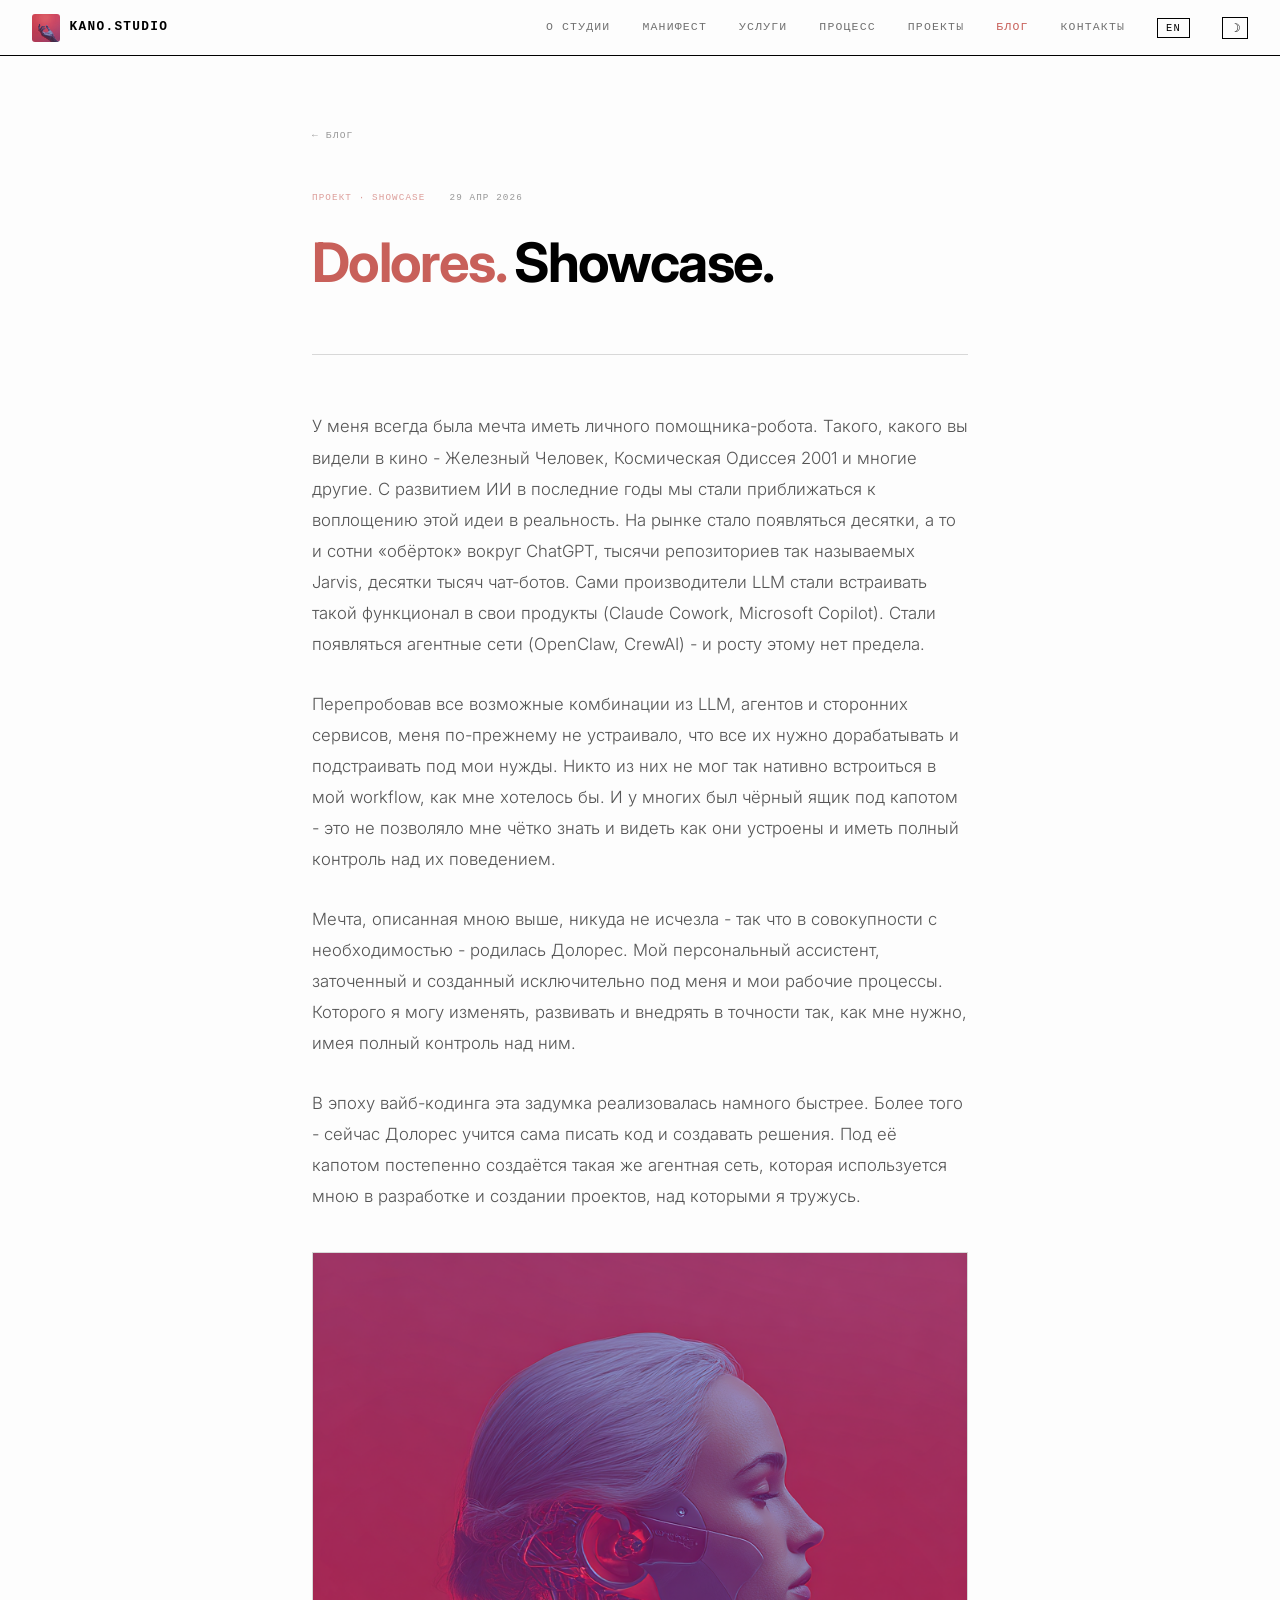
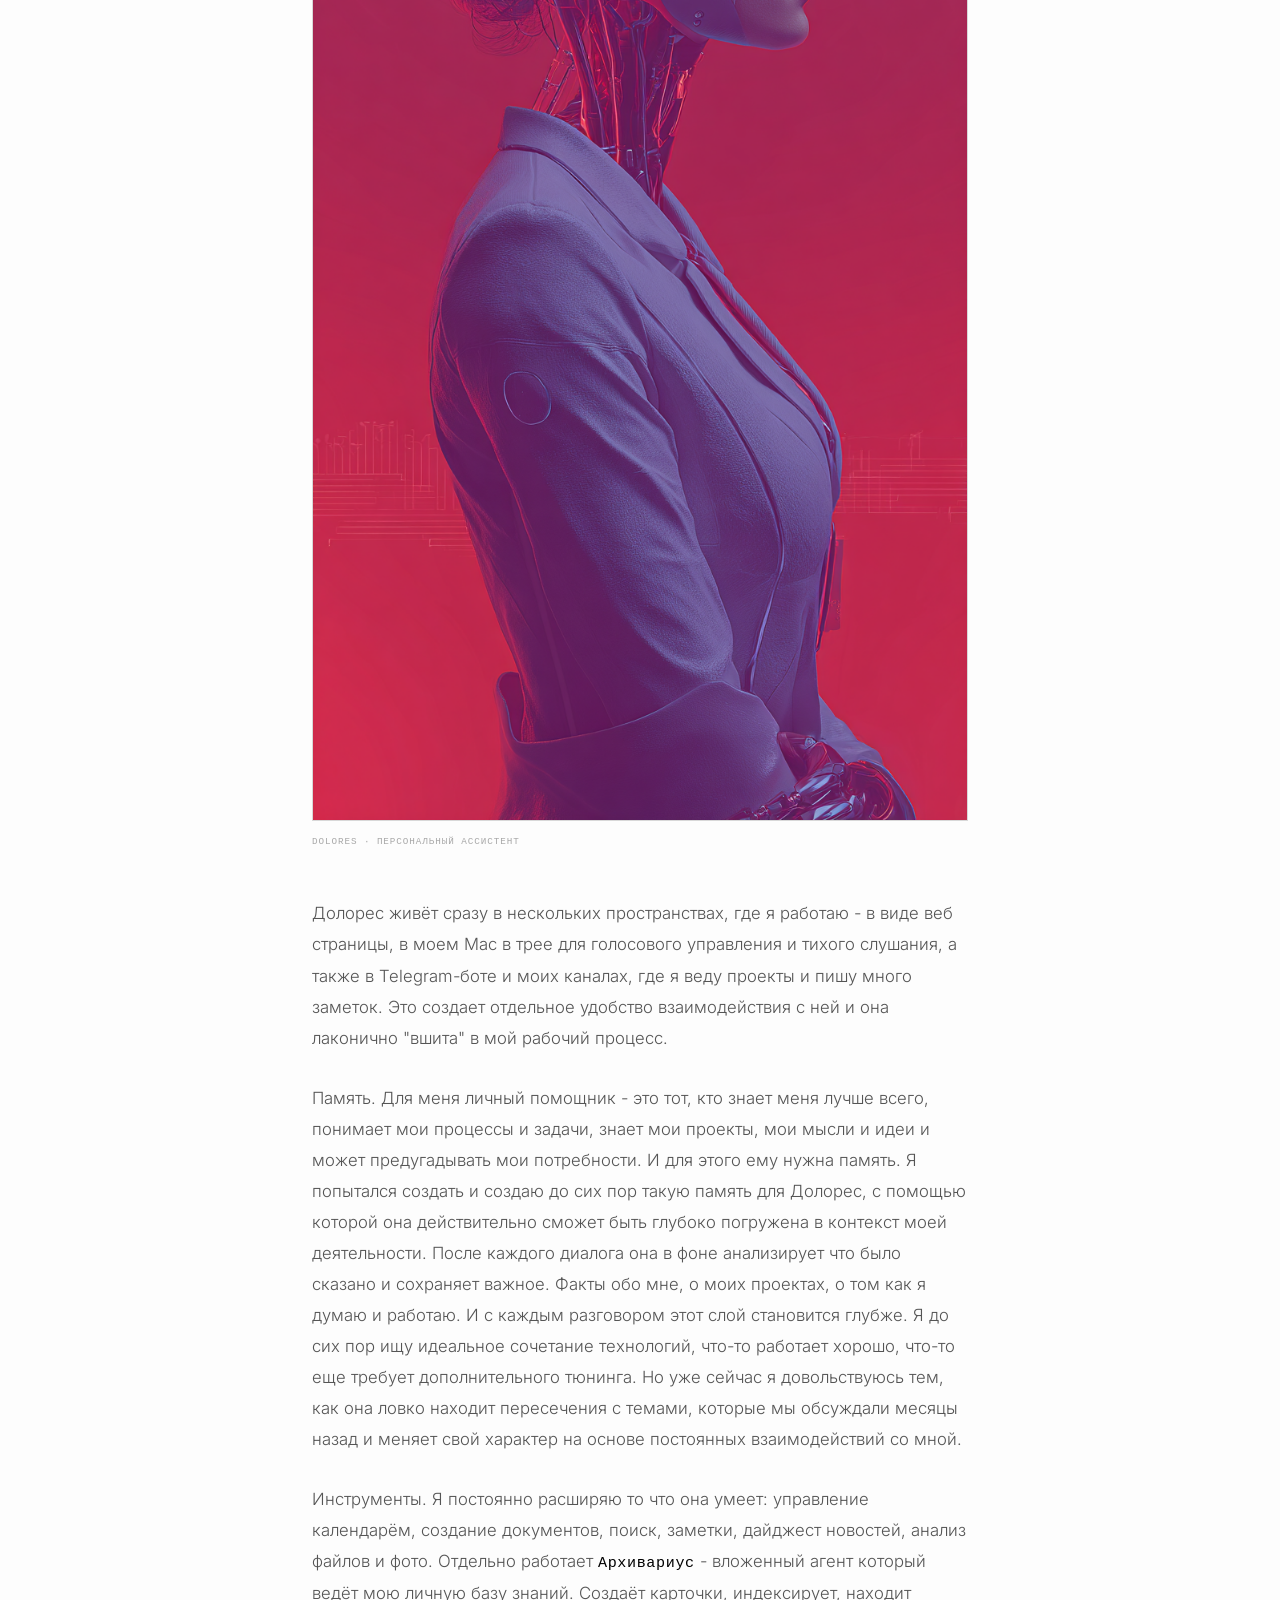
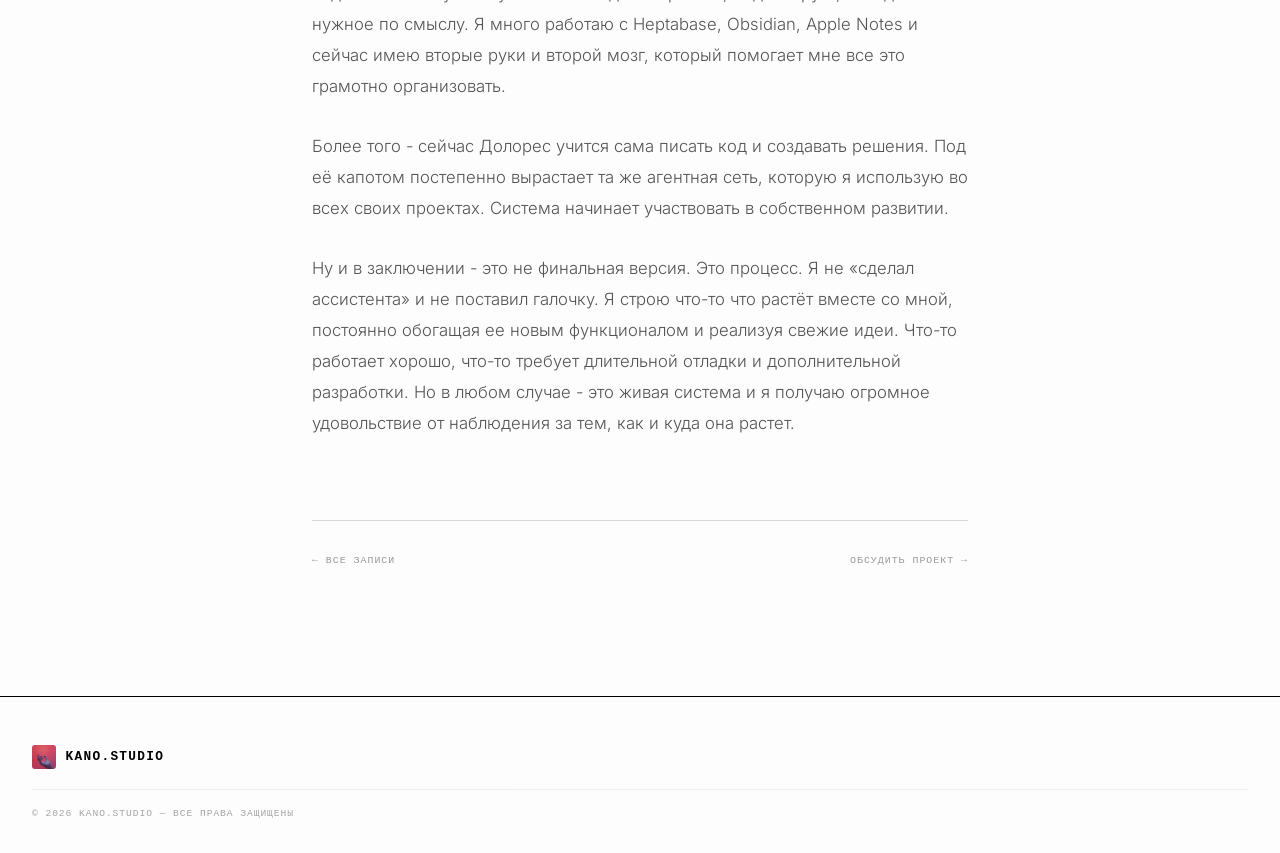
<file: posts/dolores-showcase.html>
<!DOCTYPE html>
<html lang="ru">
<head>
    <meta charset="UTF-8">
    <meta name="viewport" content="width=device-width, initial-scale=1.0">
    <title>Dolores. Showcase. — KANO.STUDIO</title>
    <link rel="preconnect" href="https://fonts.googleapis.com">
    <link rel="preconnect" href="https://fonts.gstatic.com" crossorigin>
    <link href="https://fonts.googleapis.com/css2?family=Inter:wght@300;400;500;700&family=Martian+Mono:wght@300;400;500&display=swap" rel="stylesheet">
    <link rel="icon" type="image/png" href="../public/hand.png">
    <link rel="canonical" href="https://kanostudio.org/posts/dolores-showcase.html">
    <link rel="sitemap" type="application/xml" href="/sitemap.xml">
    <meta name="description" content="Dolores — персональный AI ассистент. Showcase проекта Kano Studio.">
    <link rel="stylesheet" href="../kano.css">
    <style>
        .post-wrap {
            max-width: 720px;
            margin: 0 auto;
            padding: 4rem 2rem 8rem;
        }

        .post-back {
            display: inline-flex;
            align-items: center;
            gap: 0.5rem;
            font-family: var(--mono);
            font-size: 0.6rem;
            letter-spacing: 0.12em;
            color: var(--muted);
            opacity: 0.6;
            margin-bottom: 3rem;
            transition: opacity 0.2s;
        }
        .post-back:hover { opacity: 1; }

        .post-header {
            border-bottom: 1px solid var(--border);
            padding-bottom: 2.5rem;
            margin-bottom: 3.5rem;
        }

        .post-meta {
            display: flex;
            align-items: center;
            gap: 1.5rem;
            font-family: var(--mono);
            font-size: 0.58rem;
            letter-spacing: 0.12em;
            color: var(--muted);
            opacity: 0.6;
            margin-bottom: 1.8rem;
        }

        .post-meta-tag { color: var(--accent); opacity: 1; }

        .post-title {
            font-size: clamp(2.2rem, 5vw, 3.4rem);
            font-weight: 700;
            letter-spacing: -0.03em;
            line-height: 1.02;
            margin-bottom: 1.5rem;
        }

        .post-title-brand { color: var(--accent); }

        .post-body {
            font-size: 1.05rem;
            line-height: 1.85;
        }

        .post-body p {
            margin-bottom: 1.8rem;
            color: var(--muted);
            font-weight: 300;
        }

        .post-body blockquote {
            border-left: 2px solid var(--accent);
            margin: 3rem 0;
            padding: 0.25rem 0 0.25rem 2rem;
            font-size: 1.2rem;
            font-style: italic;
            color: var(--ink);
            line-height: 1.65;
            font-weight: 300;
        }

        .post-body .term {
            font-family: var(--mono);
            font-size: 0.9em;
            letter-spacing: 0.04em;
            color: var(--ink);
        }

        /* Image block */
        .post-img {
            margin: 2.5rem 0 3rem;
        }

        .post-img img {
            width: 100%;
            display: block;
            border: 1px solid var(--border);
        }

        .post-img figcaption {
            font-family: var(--mono);
            font-size: 0.58rem;
            letter-spacing: 0.1em;
            color: var(--muted);
            opacity: 0.5;
            margin-top: 0.75rem;
        }

        .post-footer-nav {
            margin-top: 5rem;
            padding-top: 2rem;
            border-top: 1px solid var(--border);
            display: flex;
            justify-content: space-between;
            align-items: center;
        }

        .post-footer-nav a {
            font-family: var(--mono);
            font-size: 0.62rem;
            letter-spacing: 0.1em;
            color: var(--muted);
            opacity: 0.6;
            transition: opacity 0.2s;
        }

        .post-footer-nav a:hover { opacity: 1; }

        @media (max-width: 640px) {
            .post-wrap { padding: 2.5rem 1.5rem 5rem; }
        }
    </style>
</head>
<body>

    <header class="main-header">
        <a href="../index.html" class="logo">
            <img src="../public/hand.png" alt="Kano" class="logo-hand">
            <span>KANO.STUDIO</span>
        </a>
        <nav class="main-nav">
            <a href="../index.html#about"    data-i18n="nav_about">О СТУДИИ</a>
            <a href="../index.html#epher"    data-i18n="nav_epher">МАНИФЕСТ</a>
            <a href="../index.html#services" data-i18n="nav_services">УСЛУГИ</a>
            <a href="../index.html#process"  data-i18n="nav_process">ПРОЦЕСС</a>
            <a href="../projects.html"       data-i18n="nav_portfolio">ПРОЕКТЫ</a>
            <a href="../blog.html"           class="nav-active" data-i18n="nav_blog">БЛОГ</a>
            <a href="../index.html#contact"  data-i18n="nav_contact">КОНТАКТЫ</a>
            <button class="lang-btn" id="langToggle">EN</button>
            <button class="theme-btn" id="themeToggle" aria-label="Toggle theme">☽</button>
        </nav>
        <button class="burger" id="burger" aria-label="Menu">
            <span></span><span></span>
        </button>
    </header>

    <div class="mobile-nav" id="mobileNav">
        <a href="../index.html#about"    onclick="closeMobile()">О СТУДИИ</a>
        <a href="../index.html#epher"    onclick="closeMobile()">МАНИФЕСТ</a>
        <a href="../index.html#services" onclick="closeMobile()">УСЛУГИ</a>
        <a href="../index.html#process"  onclick="closeMobile()">ПРОЦЕСС</a>
        <a href="../projects.html"       onclick="closeMobile()">ПРОЕКТЫ</a>
        <a href="../blog.html"           onclick="closeMobile()">БЛОГ</a>
        <a href="../index.html#contact"  onclick="closeMobile()">КОНТАКТЫ</a>
    </div>

    <main>
        <div class="post-wrap">

            <a href="../blog.html" class="post-back">← БЛОГ</a>

            <header class="post-header">
                <div class="post-meta">
                    <span class="post-meta-tag">ПРОЕКТ · SHOWCASE</span>
                    <span>29 АПР 2026</span>
                </div>
                <h1 class="post-title">
                    <span class="post-title-brand">Dolores.</span> Showcase.
                </h1>
            </header>

            <div class="post-body">

                <p>
                    У меня всегда была мечта иметь личного помощника-робота. Такого, какого
                    вы видели в кино - Железный Человек, Космическая Одиссея 2001 и многие другие.
                    С развитием ИИ в последние годы мы стали приближаться к воплощению этой идеи
                    в реальность. На рынке стало появляться десятки, а то и сотни «обёрток» вокруг
                    ChatGPT, тысячи репозиториев так называемых Jarvis, десятки тысяч чат-ботов.
                    Сами производители LLM стали встраивать такой функционал в свои продукты
                    (Claude Cowork, Microsoft Copilot). Стали появляться агентные сети (OpenClaw, CrewAI) -
                    и росту этому нет предела.
                </p>

                <p>
                    Перепробовав все возможные комбинации из LLM, агентов и сторонних сервисов,
                    меня по-прежнему не устраивало, что все их нужно дорабатывать и подстраивать
                    под мои нужды. Никто из них не мог так нативно встроиться в мой workflow,
                    как мне хотелось бы. И у многих был чёрный ящик под капотом - это не позволяло
                    мне чётко знать и видеть как они устроены и иметь полный контроль
                    над их поведением.
                </p>

                <p>
                    Мечта, описанная мною выше, никуда не исчезла - так что в совокупности
                    с необходимостью - родилась Долорес. Мой персональный ассистент, заточенный
                    и созданный исключительно под меня и мои рабочие процессы. Которого я могу
                    изменять, развивать и внедрять в точности так, как мне нужно, имея полный
                    контроль над ним.
                </p>

                <p>
                    В эпоху вайб-кодинга эта задумка реализовалась намного быстрее. Более того -
                    сейчас Долорес учится сама писать код и создавать решения. Под её капотом
                    постепенно создаётся такая же агентная сеть, которая используется мною
                    в разработке и создании проектов, над которыми я тружусь.
                </p>

                <figure class="post-img">
                    <img src="../public/Dolores.png" alt="Dolores — персональный ассистент">
                    <figcaption>DOLORES · ПЕРСОНАЛЬНЫЙ АССИСТЕНТ</figcaption>
                </figure>

                <p>
                    Долорес живёт сразу в нескольких пространствах, где я работаю - в виде веб страницы,
                    в моем Mac в трее для голосового управления и тихого слушания, а также
                    в Telegram-боте и моих каналах, где я веду проекты и пишу много заметок.
                    Это создает отдельное удобство взаимодействия с ней и она лаконично "вшита" в мой рабочий процесс.
                </p>

                <p>
                    Память.
                    Для меня личный помощник - это тот, кто знает меня лучше всего, понимает мои процессы и задачи,
                    знает мои проекты, мои мысли и идеи и может предугадывать мои потребности. И для этого ему нужна память.
                    Я попытался создать и создаю до сих пор такую память для Долорес, с помощью которой она действительно сможет быть 
                    глубоко погружена в контекст моей деятельности.
                    После каждого диалога она в фоне анализирует что было сказано и сохраняет важное. Факты обо мне,
                    о моих проектах, о том как я думаю и работаю. И с каждым разговором этот слой
                    становится глубже. Я до сих пор ищу идеальное сочетание технологий, что-то работает хорошо, что-то
                    еще требует дополнительного тюнинга. Но уже сейчас я довольствуюсь тем, как она ловко находит пересечения
                    с темами, которые мы обсуждали месяцы назад и меняет свой характер на основе постоянных взаимодействий со мной.
                </p>

                <p>
                    Инструменты. 
                    Я постоянно расширяю то что она умеет: управление
                    календарём, создание документов, поиск, заметки, дайджест новостей, анализ
                    файлов и фото. Отдельно работает <span class="term">Архивариус</span> -
                    вложенный агент который ведёт мою личную базу знаний. Создаёт карточки,
                    индексирует, находит нужное по смыслу. Я много работаю с Heptabase, Obsidian,
                    Apple Notes и сейчас имею вторые руки и второй мозг, который помогает мне
                    все это грамотно организовать.
                </p>

                <p>
                    Более того - сейчас Долорес учится сама писать код и создавать решения.
                    Под её капотом постепенно вырастает та же агентная сеть, которую я использую
                    во всех своих проектах. Система начинает участвовать в собственном развитии.
                </p>

                <p>
                    Ну и в заключении - это не финальная версия. Это процесс. Я не «сделал
                    ассистента» и не поставил галочку. Я строю что-то что растёт вместе со мной, 
                    постоянно обогащая ее новым функционалом и реализуя свежие идеи. Что-то работает хорошо,
                    что-то требует длительной отладки и дополнительной разработки. Но в любом случае -
                    это живая система и я получаю огромное удовольствие от наблюдения за тем, как и куда
                    она растет.
                </p>

            </div>

            <nav class="post-footer-nav">
                <a href="../blog.html">← ВСЕ ЗАПИСИ</a>
                <a href="../index.html#contact">ОБСУДИТЬ ПРОЕКТ →</a>
            </nav>

        </div>
    </main>

    <footer class="main-footer">
        <div class="footer-logo">
            <img src="../public/hand.png" alt="Kano" class="logo-hand">
            <span>KANO.STUDIO</span>
        </div>
        <div class="footer-bottom">
            <span id="footer-year"></span> KANO.STUDIO — <span data-i18n="footer_rights">ВСЕ ПРАВА ЗАЩИЩЕНЫ</span>
        </div>
    </footer>

    <script src="../kano.js"></script>
</body>
</html>
</file>
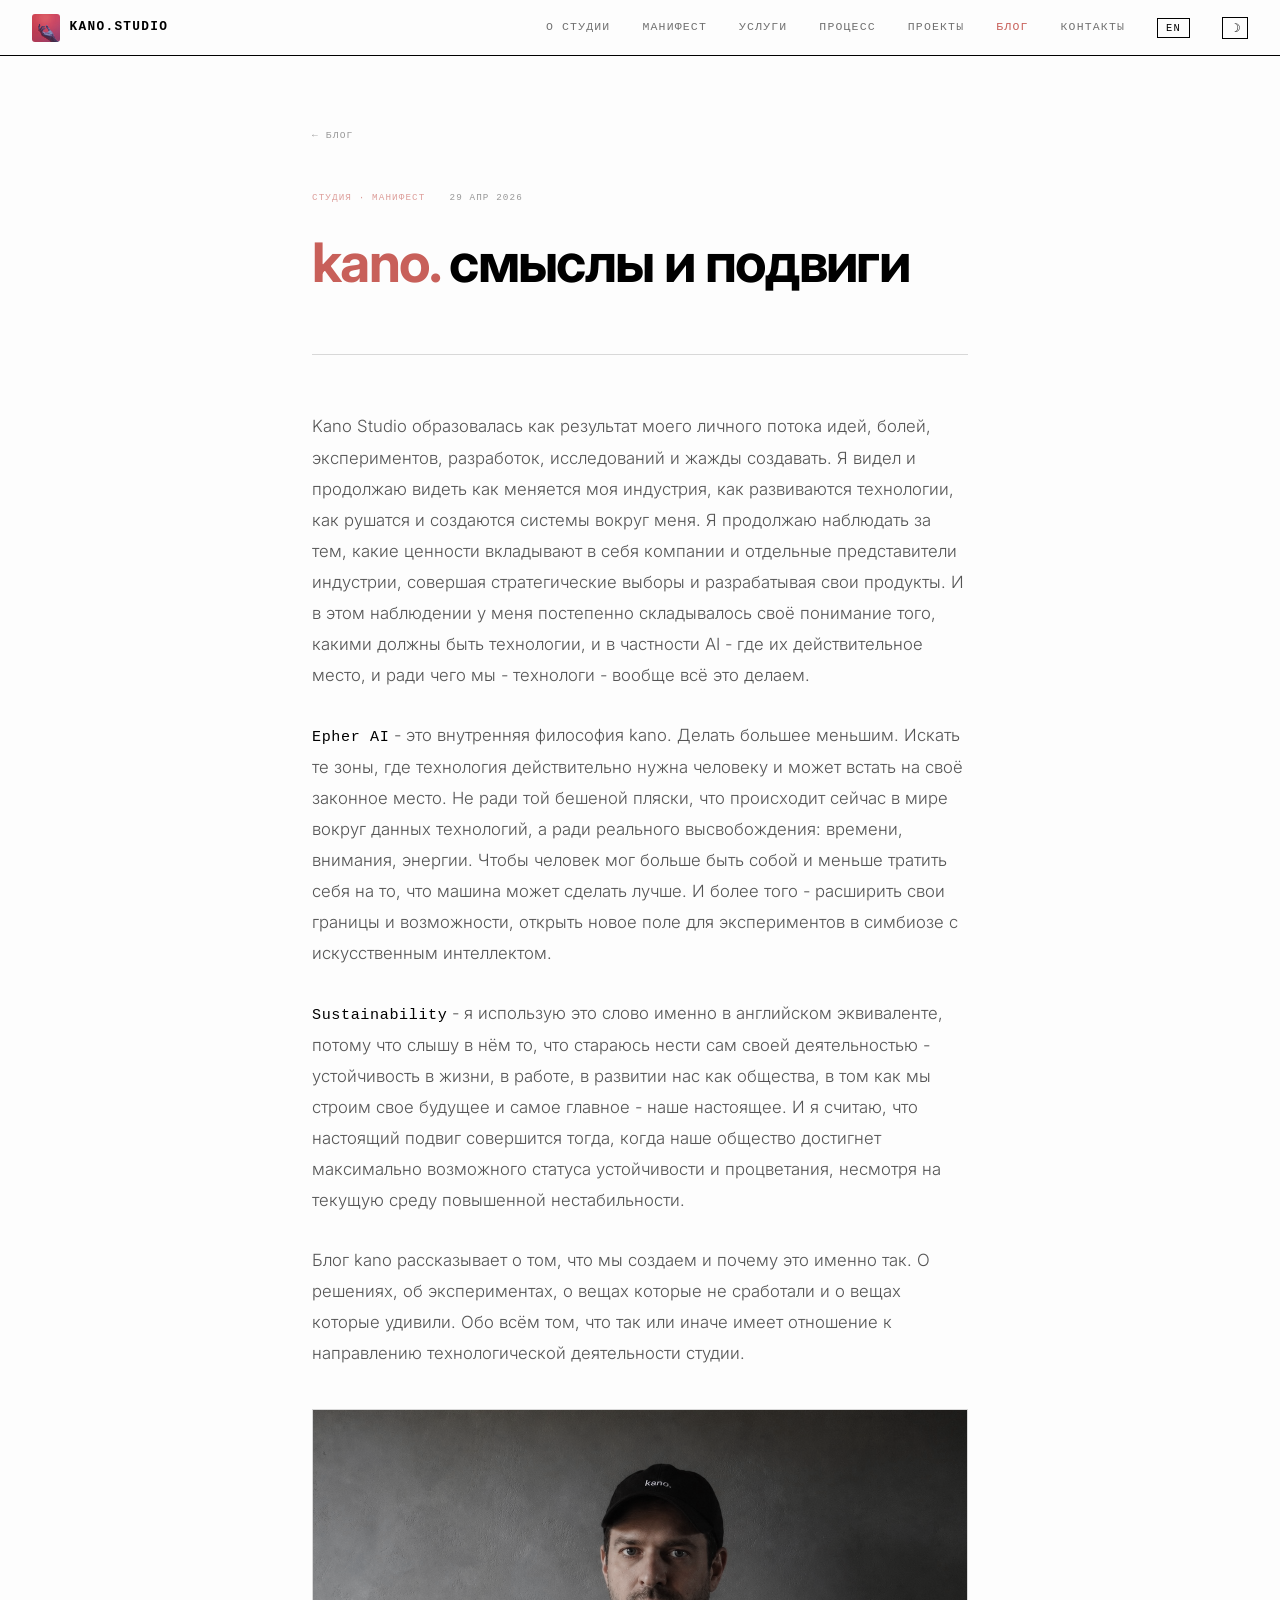
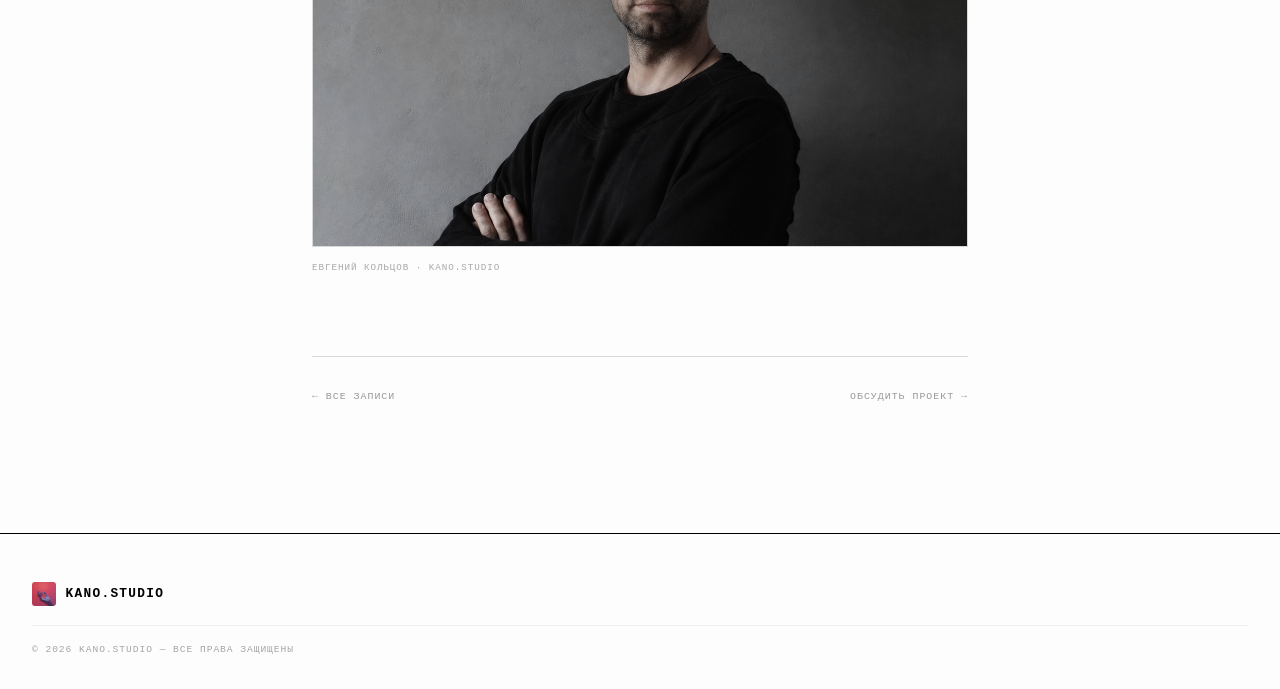
<file: posts/kano-smysly-i-podvigi.html>
<!DOCTYPE html>
<html lang="ru">
<head>
    <meta charset="UTF-8">
    <meta name="viewport" content="width=device-width, initial-scale=1.0">
    <title>kano. смыслы и подвиги — KANO.STUDIO</title>
    <link rel="preconnect" href="https://fonts.googleapis.com">
    <link rel="preconnect" href="https://fonts.gstatic.com" crossorigin>
    <link href="https://fonts.googleapis.com/css2?family=Inter:wght@300;400;500;700&family=Martian+Mono:wght@300;400;500&display=swap" rel="stylesheet">
    <link rel="icon" type="image/png" href="../public/hand.png">
    <link rel="canonical" href="https://kanostudio.org/posts/kano-smysly-i-podvigi.html">
    <link rel="sitemap" type="application/xml" href="/sitemap.xml">
    <meta name="description" content="Kano. Смыслы и подвиги — открывающий пост о философии студии, Epher AI и sustainability.">
    <link rel="stylesheet" href="../kano.css">
    <style>
        .post-wrap {
            max-width: 720px;
            margin: 0 auto;
            padding: 4rem 2rem 8rem;
        }

        .post-back {
            display: inline-flex;
            align-items: center;
            gap: 0.5rem;
            font-family: var(--mono);
            font-size: 0.6rem;
            letter-spacing: 0.12em;
            color: var(--muted);
            opacity: 0.6;
            margin-bottom: 3rem;
            transition: opacity 0.2s;
        }
        .post-back:hover { opacity: 1; }

        .post-header {
            border-bottom: 1px solid var(--border);
            padding-bottom: 2.5rem;
            margin-bottom: 3.5rem;
        }

        .post-meta {
            display: flex;
            align-items: center;
            gap: 1.5rem;
            font-family: var(--mono);
            font-size: 0.58rem;
            letter-spacing: 0.12em;
            color: var(--muted);
            opacity: 0.6;
            margin-bottom: 1.8rem;
        }

        .post-meta-tag { color: var(--accent); opacity: 1; }

        .post-title {
            font-size: clamp(2.2rem, 5vw, 3.4rem);
            font-weight: 700;
            letter-spacing: -0.03em;
            line-height: 1.02;
            margin-bottom: 1.5rem;
        }

        .post-title-brand { color: var(--accent); }

        .post-body {
            font-size: 1.05rem;
            line-height: 1.85;
        }

        .post-body p {
            margin-bottom: 1.8rem;
            color: var(--muted);
            font-weight: 300;
        }

        .post-body blockquote {
            border-left: 2px solid var(--accent);
            margin: 3rem 0;
            padding: 0.25rem 0 0.25rem 2rem;
            font-size: 1.2rem;
            font-style: italic;
            color: var(--ink);
            line-height: 1.65;
            font-weight: 300;
        }

        .post-body .term {
            font-family: var(--mono);
            font-size: 0.9em;
            letter-spacing: 0.04em;
            color: var(--ink);
        }

        .post-img {
            margin: 2.5rem 0 3rem;
        }

        .post-img .photo-wrap {
            overflow: hidden;
            border: 1px solid var(--border);
            max-height: 480px;
        }

        .post-img img {
            width: 100%;
            display: block;
            filter: grayscale(50%) brightness(1.02) contrast(0.98);
            max-height: 480px;
            object-fit: cover;
            object-position: center 15%;
            transform: scale(1.18);
            transform-origin: center 20%;
        }

        .post-img figcaption {
            font-family: var(--mono);
            font-size: 0.58rem;
            letter-spacing: 0.1em;
            color: var(--muted);
            opacity: 0.5;
            margin-top: 0.75rem;
        }

        .post-footer-nav {
            margin-top: 5rem;
            padding-top: 2rem;
            border-top: 1px solid var(--border);
            display: flex;
            justify-content: space-between;
            align-items: center;
        }

        .post-footer-nav a {
            font-family: var(--mono);
            font-size: 0.62rem;
            letter-spacing: 0.1em;
            color: var(--muted);
            opacity: 0.6;
            transition: opacity 0.2s;
        }

        .post-footer-nav a:hover { opacity: 1; }

        @media (max-width: 640px) {
            .post-wrap { padding: 2.5rem 1.5rem 5rem; }
        }
    </style>
</head>
<body>

    <header class="main-header">
        <a href="../index.html" class="logo">
            <img src="../public/hand.png" alt="Kano" class="logo-hand">
            <span>KANO.STUDIO</span>
        </a>
        <nav class="main-nav">
            <a href="../index.html#about"    data-i18n="nav_about">О СТУДИИ</a>
            <a href="../index.html#epher"    data-i18n="nav_epher">МАНИФЕСТ</a>
            <a href="../index.html#services" data-i18n="nav_services">УСЛУГИ</a>
            <a href="../index.html#process"  data-i18n="nav_process">ПРОЦЕСС</a>
            <a href="../projects.html"      data-i18n="nav_portfolio">ПРОЕКТЫ</a>
            <a href="../blog.html"           class="nav-active" data-i18n="nav_blog">БЛОГ</a>
            <a href="../index.html#contact"  data-i18n="nav_contact">КОНТАКТЫ</a>
            <button class="lang-btn" id="langToggle">EN</button>
            <button class="theme-btn" id="themeToggle" aria-label="Toggle theme">☽</button>
        </nav>
        <button class="burger" id="burger" aria-label="Menu">
            <span></span><span></span>
        </button>
    </header>

    <div class="mobile-nav" id="mobileNav">
        <a href="../index.html#about"    onclick="closeMobile()">О СТУДИИ</a>
        <a href="../index.html#epher"    onclick="closeMobile()">МАНИФЕСТ</a>
        <a href="../index.html#services" onclick="closeMobile()">УСЛУГИ</a>
        <a href="../index.html#process"  onclick="closeMobile()">ПРОЦЕСС</a>
        <a href="../projects.html"      onclick="closeMobile()">ПРОЕКТЫ</a>
        <a href="../blog.html"           onclick="closeMobile()">БЛОГ</a>
        <a href="../index.html#contact"  onclick="closeMobile()">КОНТАКТЫ</a>
    </div>

    <main>
        <div class="post-wrap">

            <a href="../blog.html" class="post-back">← БЛОГ</a>

            <header class="post-header">
                <div class="post-meta">
                    <span class="post-meta-tag">СТУДИЯ · МАНИФЕСТ</span>
                    <span>29 АПР 2026</span>
                </div>
                <h1 class="post-title"><span class="post-title-brand">kano.</span> смыслы и подвиги</h1>
            </header>

            <div class="post-body">
                <p>
                    Kano Studio образовалась как результат моего личного потока идей, болей,
                    экспериментов, разработок, исследований и жажды создавать. Я видел и продолжаю
                    видеть как меняется моя индустрия, как развиваются технологии, как рушатся
                    и создаются системы вокруг меня. Я продолжаю наблюдать за тем, какие ценности
                    вкладывают в себя компании и отдельные представители индустрии, совершая
                    стратегические выборы и разрабатывая свои продукты. И в этом наблюдении у меня
                    постепенно складывалось своё понимание того, какими должны быть технологии,
                    и в частности AI - где их действительное место, и ради чего мы - технологи -
                    вообще всё это делаем.
                </p>

                <p>
                    <span class="term">Epher AI</span> - это внутренняя философия kano.
                    Делать большее меньшим. Искать те зоны, где технология действительно нужна
                    человеку и может встать на своё законное место.
                    Не ради той бешеной пляски, что происходит сейчас в мире вокруг данных
                    технологий, а ради реального высвобождения: времени, внимания, энергии.
                    Чтобы человек мог больше быть собой и меньше тратить себя на то, что машина
                    может сделать лучше. И более того - расширить свои границы и возможности,
                    открыть новое поле для экспериментов в симбиозе с искусственным интеллектом.
                </p>

                <p>
                    <span class="term">Sustainability</span> - я использую это слово именно
                    в английском эквиваленте, потому что слышу в нём то, что стараюсь нести сам
                    своей деятельностью - устойчивость в жизни, в работе, в развитии нас как
                    общества, в том как мы строим свое будущее и самое главное - наше настоящее.
                    И я считаю, что настоящий подвиг совершится тогда, когда наше общество
                    достигнет максимально возможного статуса устойчивости и процветания,
                    несмотря на текущую среду повышенной нестабильности.
                </p>

                <p>
                    Блог kano рассказывает о том, что мы создаем и почему это именно так. О решениях,
                    об экспериментах, о вещах которые не сработали и о вещах которые удивили.
                    Обо всём том, что так или иначе имеет отношение к направлению
                    технологической деятельности студии.
                </p>

                <figure class="post-img">
                    <div class="photo-wrap">
                        <img src="../public/photo.jpg" alt="Евгений Кольцов">
                    </div>
                    <figcaption>ЕВГЕНИЙ КОЛЬЦОВ · KANO.STUDIO</figcaption>
                </figure>

            </div>

            <nav class="post-footer-nav">
                <a href="../blog.html">← ВСЕ ЗАПИСИ</a>
                <a href="../index.html#contact">ОБСУДИТЬ ПРОЕКТ →</a>
            </nav>

        </div>
    </main>

    <footer class="main-footer">
        <div class="footer-logo">
            <img src="../public/hand.png" alt="Kano" class="logo-hand">
            <span>KANO.STUDIO</span>
        </div>
        <div class="footer-bottom">
            <span id="footer-year"></span> KANO.STUDIO — <span data-i18n="footer_rights">ВСЕ ПРАВА ЗАЩИЩЕНЫ</span>
        </div>
    </footer>

    <script src="../kano.js"></script>
</body>
</html>
</file>
<file: kano.css>
/* ═══════════════════════════════════════════════════════════════════════════
   KANO.STUDIO — Brutalist Agency CSS
   Language: plain CSS · No preprocessor · No framework
   ═══════════════════════════════════════════════════════════════════════════ */

:root {
    --bg:       #fdfdfd;
    --ink:      #000000;
    --muted:    #555555;
    --accent:   #c8605a;
    --border:   #d8d8d8;
    --soft:     #f5f4f2;
    --mono:     'Courier New', Courier, monospace;
    --sans:     'Inter', -apple-system, BlinkMacSystemFont, sans-serif;
    --header-h: 56px;
}

[data-theme="dark"] {
    --bg:     #0f0f0f;
    --ink:    #efefef;
    --muted:  #888888;
    --border: #2a2a2a;
    --soft:   #161616;
}

/* ── Reset ─────────────────────────────────────────────────────────────── */
*, *::before, *::after { margin: 0; padding: 0; box-sizing: border-box; }
html { scroll-behavior: smooth; }

body {
    background-color: var(--bg);
    color: var(--ink);
    font-family: var(--sans);
    font-size: 1rem;
    line-height: 1.6;
    overflow-x: hidden;
}

/* ── Grid overlay — disabled globally, applied per-section ────────────── */
.grid-overlay { display: none; }


/* ── Typography ────────────────────────────────────────────────────────── */
a { color: inherit; text-decoration: none; }
em { font-style: italic; }

/* ═══════════════════════════════════════════════════════════════════════════
   HEADER
   ═══════════════════════════════════════════════════════════════════════════ */
.main-header {
    position: fixed;
    top: 0; left: 0; right: 0;
    height: var(--header-h);
    z-index: 100;
    display: flex;
    align-items: center;
    justify-content: space-between;
    padding: 0 2rem;
    border-bottom: 1px solid var(--ink);
    background-color: var(--bg);
    font-family: var(--mono);
    font-size: 0.72rem;
    letter-spacing: 0.08em;
}

.logo {
    display: flex;
    align-items: center;
    gap: 0.6rem;
    font-weight: 700;
    font-size: 0.8rem;
    letter-spacing: 0.1em;
    text-transform: uppercase;
}

.logo-hand {
    width: 28px;
    height: 28px;
    object-fit: cover;
    object-position: center 70%;
    border-radius: 3px;
}

.main-nav {
    display: flex;
    align-items: center;
    gap: 2rem;
}

.main-nav a {
    opacity: 0.55;
    transition: opacity 0.25s;
    text-transform: uppercase;
    letter-spacing: 0.1em;
}

.main-nav a:hover { opacity: 1; }
.main-nav a.nav-active { opacity: 1; color: var(--accent); }

.lang-btn {
    background: none;
    border: 1px solid var(--ink);
    color: var(--ink);
    font-family: var(--mono);
    font-size: 0.65rem;
    letter-spacing: 0.12em;
    padding: 3px 8px;
    cursor: pointer;
    transition: background 0.2s, color 0.2s;
}

.lang-btn:hover {
    background: var(--ink);
    color: var(--bg);
}

.theme-btn {
    background: none;
    border: 1px solid var(--ink);
    color: var(--ink);
    font-size: 0.75rem;
    width: 26px;
    height: 22px;
    display: flex;
    align-items: center;
    justify-content: center;
    cursor: pointer;
    transition: background 0.2s, color 0.2s;
    padding: 0;
    line-height: 1;
}

.theme-btn:hover {
    background: var(--ink);
    color: var(--bg);
}

/* ── Burger (mobile) ──────────────────────────────────────────────────── */
.burger {
    display: none;
    flex-direction: column;
    gap: 5px;
    background: none;
    border: none;
    cursor: pointer;
    padding: 4px;
}

.burger span {
    display: block;
    width: 22px;
    height: 1px;
    background: var(--ink);
    transition: transform 0.2s, opacity 0.2s;
}

/* ── Mobile nav ────────────────────────────────────────────────────────── */
.mobile-nav {
    display: none;
    position: fixed;
    top: var(--header-h);
    left: 0; right: 0;
    background: var(--bg);
    border-bottom: 1px solid var(--ink);
    padding: 1.5rem 2rem;
    z-index: 99;
    flex-direction: column;
    gap: 1.25rem;
    font-family: var(--mono);
    font-size: 0.8rem;
    letter-spacing: 0.1em;
}

.mobile-nav.open { display: flex; }
.mobile-nav a { opacity: 0.6; }
.mobile-nav a:hover { opacity: 1; }

/* ═══════════════════════════════════════════════════════════════════════════
   MAIN WRAPPER
   ═══════════════════════════════════════════════════════════════════════════ */
main {
    position: relative;
    z-index: 1;
    padding-top: var(--header-h);
}

/* ═══════════════════════════════════════════════════════════════════════════
   HERO
   ═══════════════════════════════════════════════════════════════════════════ */
#hero {
    min-height: calc(100dvh - var(--header-h));
    border-bottom: 1px solid var(--ink);
    position: relative;
    overflow: hidden;
    background-color: var(--bg);
    background-image:
        linear-gradient(rgba(128,128,128,0.09) 1px, transparent 1px),
        linear-gradient(90deg, rgba(128,128,128,0.09) 1px, transparent 1px);
    background-size: 80px 80px;
    background-attachment: fixed;
}


#heroCanvas {
    position: absolute;
    inset: 0;
    width: 100%;
    height: 100%;
    z-index: 0;
}

.hero-content {
    position: relative;
    z-index: 1;
    padding: 2rem 2rem 3rem 4rem;
    min-height: calc(68dvh - var(--header-h));
    height: calc(68dvh - var(--header-h));
    display: flex;
    flex-direction: column;
    justify-content: flex-start;
    padding-bottom: 4rem;
}

.status-line {
    display: flex;
    justify-content: space-between;
    font-family: var(--mono);
    font-size: 0.68rem;
    letter-spacing: 0.08em;
    border-bottom: 1px solid var(--ink);
    padding-bottom: 0.75rem;
    margin-bottom: 3rem;
    opacity: 0.6;
}

.hero-group {
    display: inline-flex;
    flex-direction: column;
    align-items: stretch;
    align-self: flex-start;
    margin-top: auto;
    margin-bottom: 2rem;
}

.hero-title-block {
    display: inline-flex;
    flex-direction: column;
    align-items: flex-start;
    position: relative;
    padding: 14px;
}

.hero-title-block::before,
.hero-title-block::after {
    content: '';
    position: absolute;
    width: 24px;
    height: 24px;
    opacity: 0.45;
}

.hero-title-block::before {
    top: 0;
    left: 0;
    border-top: 1px solid var(--ink);
    border-left: 1px solid var(--ink);
}

.hero-title-block::after {
    bottom: 0;
    right: 0;
    border-bottom: 1px solid var(--ink);
    border-right: 1px solid var(--ink);
}

/* ── Corner brackets for content sections ─────────────────────────────────── */
.corner-block {
    position: relative;
    padding: 14px;
    display: block;
}

.corner-block::before,
.corner-block::after {
    content: '';
    position: absolute;
    width: 22px;
    height: 22px;
    opacity: 0.35;
}

.corner-block::before {
    top: 0;
    left: 0;
    border-top: 1px solid var(--ink);
    border-left: 1px solid var(--ink);
}

.corner-block::after {
    bottom: 0;
    right: 0;
    border-bottom: 1px solid var(--ink);
    border-right: 1px solid var(--ink);
}

#hero h1 {
    font-size: clamp(4.5rem, 11vw, 12rem);
    line-height: 0.88;
    letter-spacing: -0.04em;
    font-weight: 700;
    text-transform: uppercase;
    margin-bottom: 0.5rem;
    user-select: none;
}

.indent { margin-left: clamp(2rem, 8vw, 10rem); }

.hero-sub {
    font-family: 'Inter', sans-serif;
    font-size: clamp(1.4rem, 2.2vw, 2.2rem);
    font-weight: 200;
    color: var(--muted);
    line-height: 1.2;
    letter-spacing: 0.01em;
    align-self: flex-end;
}

.hero-sub--second {
    font-size: clamp(1.6rem, 2.8vw, 2.8rem);
    font-weight: 500;
    color: var(--ink);
    letter-spacing: -0.02em;
}

/* Manifesto 2×2 grid */
.manifesto-grid {
    display: grid;
    grid-template-columns: 1fr 1fr;
    gap: 0;
    max-width: 760px;
    border: 1px solid var(--border);
    margin-bottom: 5rem;
}

.mf-item {
    padding: 1.4rem 1.6rem;
    border: 1px solid var(--border);
    display: flex;
    align-items: flex-start;
    gap: 1rem;
    transition: background 0.25s;
}

.mf-item:hover { background: var(--soft); }

.mf-idx {
    font-family: var(--mono);
    font-size: 0.62rem;
    color: var(--accent);
    flex-shrink: 0;
    padding-top: 0.15rem;
    letter-spacing: 0.06em;
}

.mf-body {
    display: flex;
    flex-direction: column;
    gap: 0.75rem;
    flex: 1;
}

.mf-item p {
    font-size: 0.88rem;
    line-height: 1.55;
    color: var(--muted);
    flex: 1;
}

.mf-font-label {
    font-family: var(--mono);
    font-size: 0.55rem;
    letter-spacing: 0.14em;
    text-transform: uppercase;
    color: var(--accent);
    opacity: 0.7;
    align-self: flex-start;
    border: 1px solid currentColor;
    padding: 1px 5px;
}

/* Per-block fonts */
.mf-font-1 p { font-family: 'Golos Text', sans-serif; }
.mf-font-2 p { font-family: 'Stem', 'Golos Text', sans-serif; }
.mf-font-3 p { font-family: 'Martian Mono', monospace; font-size: 0.78rem; line-height: 1.6; }
.mf-font-4 p { font-family: 'PT Root UI', sans-serif; }

/* Scroll hint */
.scroll-hint {
    display: flex;
    flex-direction: column;
    align-items: flex-start;
    gap: 0.5rem;
    font-family: var(--mono);
    font-size: 0.62rem;
    letter-spacing: 0.15em;
    opacity: 0.4;
    position: absolute;
    bottom: 2.5rem;
    left: 2rem;
}

.scroll-line {
    width: 1px;
    height: 36px;
    background: linear-gradient(to bottom, var(--ink), transparent);
}

/* Hero nav links */
.hero-links {
    display: flex;
    margin-top: 3.5rem;
    border: 1px solid var(--border);
}

.hero-link {
    flex: 1;
    font-family: var(--mono);
    font-size: 0.8rem;
    letter-spacing: 0.16em;
    color: var(--ink);
    padding: 1.4rem 0;
    text-align: center;
    border-right: 1px solid var(--border);
    transition: background 0.2s, color 0.2s, letter-spacing 0.2s;
    text-decoration: none;
    white-space: nowrap;
}

.hero-link:last-child { border-right: none; }

.hero-link:hover {
    background: var(--ink);
    color: var(--bg);
    letter-spacing: 0.22em;
}

/* About → blog link */
.about-blog-link {
    display: flex;
    justify-content: center;
    align-items: center;
    gap: 0.75rem;
    margin-top: 2rem;
    width: 100%;
    font-family: var(--mono);
    font-size: 0.8rem;
    letter-spacing: 0.16em;
    color: var(--ink);
    text-decoration: none;
    border: 1px solid var(--border);
    padding: 1.4rem 0;
    transition: background 0.2s, color 0.2s, letter-spacing 0.2s;
}

.about-blog-link:hover {
    background: var(--ink);
    color: var(--bg);
    letter-spacing: 0.24em;
}

/* ═══════════════════════════════════════════════════════════════════════════
   CONTENT SECTIONS (shared)
   ═══════════════════════════════════════════════════════════════════════════ */
.content-section {
    padding: 3rem 2rem 6rem 4rem;
    border-bottom: 1px solid var(--ink);
    position: relative;
    z-index: 1;
}

.alt-bg { background-color: var(--soft); }

/* Section meta bar */
.section-meta {
    display: flex;
    align-items: baseline;
    gap: 1.2rem;
    font-family: var(--mono);
    font-size: 0.65rem;
    letter-spacing: 0.1em;
    opacity: 0.5;
    margin-bottom: 3rem;
    padding-bottom: 0.75rem;
    border-bottom: 1px solid var(--border);
}

.section-label { color: var(--accent); opacity: 1; }
.section-count  { margin-left: auto; }

.section-title {
    font-size: clamp(1.8rem, 4vw, 3.2rem);
    font-weight: 700;
    letter-spacing: -0.02em;
    line-height: 1.1;
    margin-bottom: 1rem;
}

.section-subtitle {
    font-size: 1rem;
    color: var(--muted);
    font-weight: 300;
    margin-bottom: 4rem;
    max-width: 500px;
}

/* ═══════════════════════════════════════════════════════════════════════════
   SERVICES
   ═══════════════════════════════════════════════════════════════════════════ */
.service-list {
    display: flex;
    flex-direction: column;
    gap: 2rem;
}

.service-item {
    max-width: 62%;
    padding: 2.5rem 0;
    border-bottom: 1px solid var(--border);
}

.service-item.indent-right {
    align-self: flex-end;
    width: 62%;
    max-width: 62%;
    text-align: left;
}

.srv-meta {
    display: flex;
    gap: 1.5rem;
    align-items: baseline;
    font-family: var(--mono);
    font-size: 0.65rem;
    letter-spacing: 0.1em;
    text-transform: uppercase;
    margin-bottom: 1rem;
    flex-wrap: wrap;
}

.srv-id     { color: var(--accent); }
.srv-name   { font-weight: 700; font-size: 0.75rem; }
.srv-tags   { opacity: 0.45; margin-left: auto; }

.srv-desc {
    font-size: 0.95rem;
    color: var(--muted);
    line-height: 1.65;
    max-width: 480px;
}

/* ═══════════════════════════════════════════════════════════════════════════
   PROCESS
   ═══════════════════════════════════════════════════════════════════════════ */
.process-list {
    display: flex;
    flex-direction: column;
    gap: 0;
    max-width: 800px;
}

.proc-item {
    display: grid;
    grid-template-columns: 60px 1fr;
    gap: 2rem;
    padding: 2rem 0;
    border-bottom: 1px solid var(--border);
    transition: background 0.2s;
}

.proc-item:hover { padding-left: 0.5rem; }

.proc-num {
    font-family: var(--mono);
    font-size: 0.65rem;
    color: var(--accent);
    letter-spacing: 0.1em;
    padding-top: 0.3rem;
}

.proc-body h3 {
    font-family: var(--mono);
    font-size: 0.8rem;
    letter-spacing: 0.12em;
    margin-bottom: 0.6rem;
}

.proc-body p {
    font-size: 0.92rem;
    color: var(--muted);
    line-height: 1.65;
    font-weight: 300;
}

/* ═══════════════════════════════════════════════════════════════════════════
   ABOUT
   ═══════════════════════════════════════════════════════════════════════════ */
.about-wrap {
    max-width: 52%;
    display: flex;
    flex-direction: column;
}

.about-corner {
    width: 100%;
}

.about-corner .section-subtitle {
    margin-bottom: 1.5rem;
}

.about-body-text {
    max-width: 100%;
    font-size: 1rem;
    color: var(--muted);
    line-height: 1.7;
    font-weight: 300;
    margin-top: 1rem;
}

.about-quote {
    margin-top: 1rem;
    font-size: 0.93rem;
    color: var(--muted);
    font-style: italic;
    line-height: 1.7;
    font-weight: 300;
    max-width: 640px;
}

/* ═══════════════════════════════════════════════════════════════════════════
   EPHER AI
   ═══════════════════════════════════════════════════════════════════════════ */
.epher-section {
    background-color: var(--bg);
    background-image:
        linear-gradient(rgba(128,128,128,0.09) 1px, transparent 1px),
        linear-gradient(90deg, rgba(128,128,128,0.09) 1px, transparent 1px);
    background-size: 80px 80px;
    background-attachment: fixed;
}

/* Grid background for sections that need it (Process, etc.) */
.grid-bg {
    background-image:
        linear-gradient(rgba(128,128,128,0.09) 1px, transparent 1px),
        linear-gradient(90deg, rgba(128,128,128,0.09) 1px, transparent 1px);
    background-size: 80px 80px;
    background-attachment: fixed;
}

.epher-corner {
    margin-left: auto;
    max-width: 52%;
}

.epher-title {
    font-size: clamp(1.8rem, 4vw, 3.2rem) !important;
    font-weight: 700;
    letter-spacing: -0.02em;
    line-height: 1.1 !important;
    margin-bottom: 1rem !important;
    text-transform: lowercase;
}

.epher-body p {
    font-size: 1rem;
    color: var(--muted);
    line-height: 1.8;
    font-weight: 300;
    margin-top: 1.5rem;
}

.epher-body p:first-child { margin-top: 0; }

.epher-body em {
    font-style: italic;
    color: var(--ink);
}

blockquote {
    margin-top: 2.5rem;
    padding: 1.5rem 1.8rem;
    border-left: 2px solid var(--ink);
    font-family: var(--mono);
    font-size: 0.8rem;
    line-height: 1.7;
    letter-spacing: 0.04em;
    color: var(--muted);
    background: var(--soft);
}

.values-label {
    font-family: var(--mono);
    font-size: 0.65rem;
    letter-spacing: 0.15em;
    opacity: 0.45;
    margin-bottom: 2rem;
    padding-bottom: 0.6rem;
    border-bottom: 1px solid var(--border);
}

.value-item {
    display: flex;
    gap: 1.5rem;
    padding: 1.5rem 0;
    border-bottom: 1px solid var(--border);
    transition: padding-left 0.2s;
}

.value-item:hover { padding-left: 0.4rem; }

.val-num {
    font-family: var(--mono);
    font-size: 0.62rem;
    color: var(--accent);
    flex-shrink: 0;
    padding-top: 0.2rem;
    letter-spacing: 0.08em;
}

.value-item h4 {
    font-family: var(--mono);
    font-size: 0.72rem;
    letter-spacing: 0.1em;
    margin-bottom: 0.5rem;
}

.value-item p {
    font-size: 0.88rem;
    color: var(--muted);
    line-height: 1.6;
    font-weight: 300;
}

/* ═══════════════════════════════════════════════════════════════════════════
   CONTACT
   ═══════════════════════════════════════════════════════════════════════════ */
.contact-center {
    max-width: 560px;
    margin: 0 auto;
    text-align: center;
}

.contact-center .section-title { margin-bottom: 2.5rem; }

.contact-center .contact-form { text-align: left; }

/* Form */
.contact-form { display: flex; flex-direction: column; gap: 0; }

.form-field {
    display: flex;
    flex-direction: column;
    border-bottom: 1px solid var(--border);
    padding: 1rem 0;
}

.form-field label::after {
    content: ' *';
    color: var(--accent);
    font-size: 0.5rem;
    vertical-align: super;
}

.form-field label {
    font-family: var(--mono);
    font-size: 0.6rem;
    letter-spacing: 0.15em;
    opacity: 0.45;
    margin-bottom: 0.4rem;
}

.form-field input,
.form-field textarea {
    background: none;
    border: none;
    font-family: var(--sans);
    font-size: 1rem;
    color: var(--ink);
    outline: none;
    resize: none;
    line-height: 1.5;
}

.form-field input::placeholder,
.form-field textarea::placeholder { color: var(--border); }

.form-footer {
    display: flex;
    align-items: center;
    justify-content: space-between;
    padding-top: 1.8rem;
}

.submit-btn {
    background: none;
    color: var(--ink);
    border: 1px solid var(--ink);
    font-family: var(--mono);
    font-size: 0.72rem;
    letter-spacing: 0.15em;
    padding: 0.6rem 1.4rem;
    cursor: pointer;
    transition: color 0.2s, border-color 0.2s;
}

.submit-btn:hover { color: var(--accent); border-color: var(--accent); }

.social-links {
    display: flex;
    align-items: center;
    gap: 1rem;
}

.tg-link {
    display: flex;
    align-items: center;
    opacity: 0.45;
    transition: opacity 0.2s;
    color: var(--ink);
}

.tg-link:hover { opacity: 1; }

/* ═══════════════════════════════════════════════════════════════════════════
   CLOSING — hand + caption after contact
   ═══════════════════════════════════════════════════════════════════════════ */
.closing {
    background: var(--bg);
    border-top: 1px solid var(--border);
    display: flex;
    flex-direction: column;
    align-items: center;
    padding: 6rem 2rem 5rem 4rem;
    position: relative;
    z-index: 1;
}

.closing-card {
    width: clamp(200px, 22vw, 300px);
    aspect-ratio: 0.42 / 1;
    border-radius: 20px;
    overflow: hidden;
    line-height: 0;
}

.closing-hand {
    width: 100%;
    height: 100%;
    display: block;
    object-fit: cover;
    object-position: center 30%;
}

.closing-caption {
    margin-top: 2rem;
    display: flex;
    flex-direction: column;
    align-items: center;
    gap: 0.3rem;
}

.closing-name {
    font-family: var(--sans);
    font-size: clamp(1.4rem, 3vw, 2.2rem);
    font-weight: 700;
    letter-spacing: -0.03em;
    color: var(--ink);
    line-height: 1;
}

.closing-name span { color: var(--accent); }

.closing-sub {
    font-family: var(--sans);
    font-size: clamp(0.6rem, 1vw, 0.85rem);
    letter-spacing: 0.42em;
    text-transform: uppercase;
    color: var(--muted);
}

/* ═══════════════════════════════════════════════════════════════════════════
   FOOTER
   ═══════════════════════════════════════════════════════════════════════════ */
.main-footer {
    position: relative;
    z-index: 1;
    padding: 3rem 2rem 2rem;
    border-top: 1px solid var(--ink);
    background: var(--bg);
}

.footer-logo {
    display: flex;
    align-items: center;
    gap: 0.6rem;
    font-family: var(--mono);
    font-size: 0.8rem;
    font-weight: 700;
    letter-spacing: 0.1em;
    text-transform: uppercase;
    margin-bottom: 1.2rem;
}

.footer-logo .logo-hand {
    width: 24px;
    height: 24px;
}

.footer-copy {
    font-size: 0.85rem;
    color: var(--muted);
    font-weight: 300;
    line-height: 1.7;
    max-width: 480px;
    margin-bottom: 3rem;
}

.footer-bottom {
    font-family: var(--mono);
    font-size: 0.6rem;
    letter-spacing: 0.1em;
    opacity: 0.35;
    border-top: 1px solid var(--border);
    padding-top: 1rem;
}

/* ═══════════════════════════════════════════════════════════════════════════
   FADE-IN ON SCROLL
   ═══════════════════════════════════════════════════════════════════════════ */
.fade-in {
    opacity: 0;
    transform: translateY(20px);
    transition: opacity 0.7s ease, transform 0.7s ease;
}

.fade-in.visible {
    opacity: 1;
    transform: translateY(0);
}

/* ═══════════════════════════════════════════════════════════════════════════
   SIDE NAV INDICATOR
   ═══════════════════════════════════════════════════════════════════════════ */
.side-nav {
    position: fixed;
    left: 1.4rem;
    top: 50%;
    transform: translateY(-50%);
    z-index: 90;
    display: flex;
    flex-direction: column;
    gap: 0.6rem;
    align-items: center;
}

.sn-item {
    font-family: var(--mono);
    font-size: 0.55rem;
    letter-spacing: 0.1em;
    color: var(--ink);
    opacity: 0.18;
    text-decoration: none;
    transition: opacity 0.3s;
    line-height: 1;
    writing-mode: horizontal-tb;
    width: 1.6rem;
    text-align: center;
    display: block;
}

.sn-item.active {
    opacity: 1;
    color: var(--accent);
}

.sn-item:hover { opacity: 0.6; }

/* Thin vertical line through the nav */
.side-nav::before {
    content: '';
    position: absolute;
    left: 50%;
    top: -1rem;
    bottom: -1rem;
    width: 1px;
    background: var(--border);
    z-index: -1;
}

/* ═══════════════════════════════════════════════════════════════════════════
   HERO EXTRAS
   ═══════════════════════════════════════════════════════════════════════════ */
.hero-tag {
    font-family: var(--mono);
    font-size: 0.62rem;
    letter-spacing: 0.14em;
    color: var(--muted);
    margin-bottom: 1.5rem;
    opacity: 0.6;
}

/* ═══════════════════════════════════════════════════════════════════════════
   TICKER
   ═══════════════════════════════════════════════════════════════════════════ */
.ticker {
    overflow: hidden;
    border-top: 1px solid var(--border);
    border-bottom: 1px solid var(--border);
    padding: 0.7rem 0;
    background: var(--soft);
    position: relative;
    z-index: 1;
}

.ticker-track {
    display: flex;
    white-space: nowrap;
    animation: ticker-scroll 28s linear infinite;
}

.ticker-track span {
    font-family: var(--mono);
    font-size: 0.62rem;
    letter-spacing: 0.14em;
    color: var(--muted);
    flex-shrink: 0;
}

@keyframes ticker-scroll {
    from { transform: translateX(0); }
    to   { transform: translateX(-50%); }
}

/* ═══════════════════════════════════════════════════════════════════════════
   CROP MARKS
   ═══════════════════════════════════════════════════════════════════════════ */
.crop-mark {
    position: relative;
}

.crop-mark::before,
.crop-mark::after {
    content: '';
    position: absolute;
    width: 10px;
    height: 10px;
    opacity: 0.35;
}

.crop-mark::before {
    top: 0; left: 0;
    border-top: 1px solid var(--accent);
    border-left: 1px solid var(--accent);
}

.crop-mark::after {
    bottom: 0; right: 0;
    border-bottom: 1px solid var(--accent);
    border-right: 1px solid var(--accent);
}

/* ═══════════════════════════════════════════════════════════════════════════
   PROCESS VERTICAL CONNECTOR
   ═══════════════════════════════════════════════════════════════════════════ */
.process-list {
    position: relative;
}

.process-list::before {
    content: '';
    position: absolute;
    left: 22px;
    top: 0; bottom: 0;
    width: 1px;
    background: linear-gradient(to bottom, transparent, var(--border) 5%, var(--border) 95%, transparent);
}

.proc-num {
    position: relative;
    z-index: 1;
}

.proc-num::before {
    content: '';
    position: absolute;
    left: 50%;
    top: 50%;
    transform: translate(-50%, -50%);
    width: 20px;
    height: 20px;
    background: var(--bg);
    border: 1px solid var(--border);
    border-radius: 50%;
    z-index: -1;
}

/* ═══════════════════════════════════════════════════════════════════════════
   RESPONSIVE
   ═══════════════════════════════════════════════════════════════════════════ */
@media (max-width: 1000px) {
    .about-grid { grid-template-columns: 1fr; gap: 3.5rem; }
    .manifesto-grid { grid-template-columns: 1fr; max-width: 100%; }

    .about-wrap { max-width: 100% !important; }
}

@media (max-width: 640px) {
    .side-nav { display: none; }
    .main-nav { display: none; }
    .burger   { display: flex; }

    #hero h1 { font-size: clamp(4rem, 20vw, 6rem); }

    .service-item,
    .service-item.indent-right {
        width: 100%;
        max-width: 100%;
        align-self: auto;
    }

    .about-wrap,
    .about-corner,
    .epher-corner {
        width: 100%;
        max-width: 100%;
        margin-left: 0;
        text-align: center;
    }

    .about-body-text,
    .about-quote,
    .epher-body {
        max-width: 100%;
    }

    .form-row { grid-template-columns: 1fr; }

    .section-count { display: none; }
}

@media (max-width: 420px) {
    .main-header { padding: 0 1.2rem; }
    .content-section { padding: 4rem 1.2rem; }
    #hero { padding: 2rem 1.2rem 5rem; }
}
</file>
